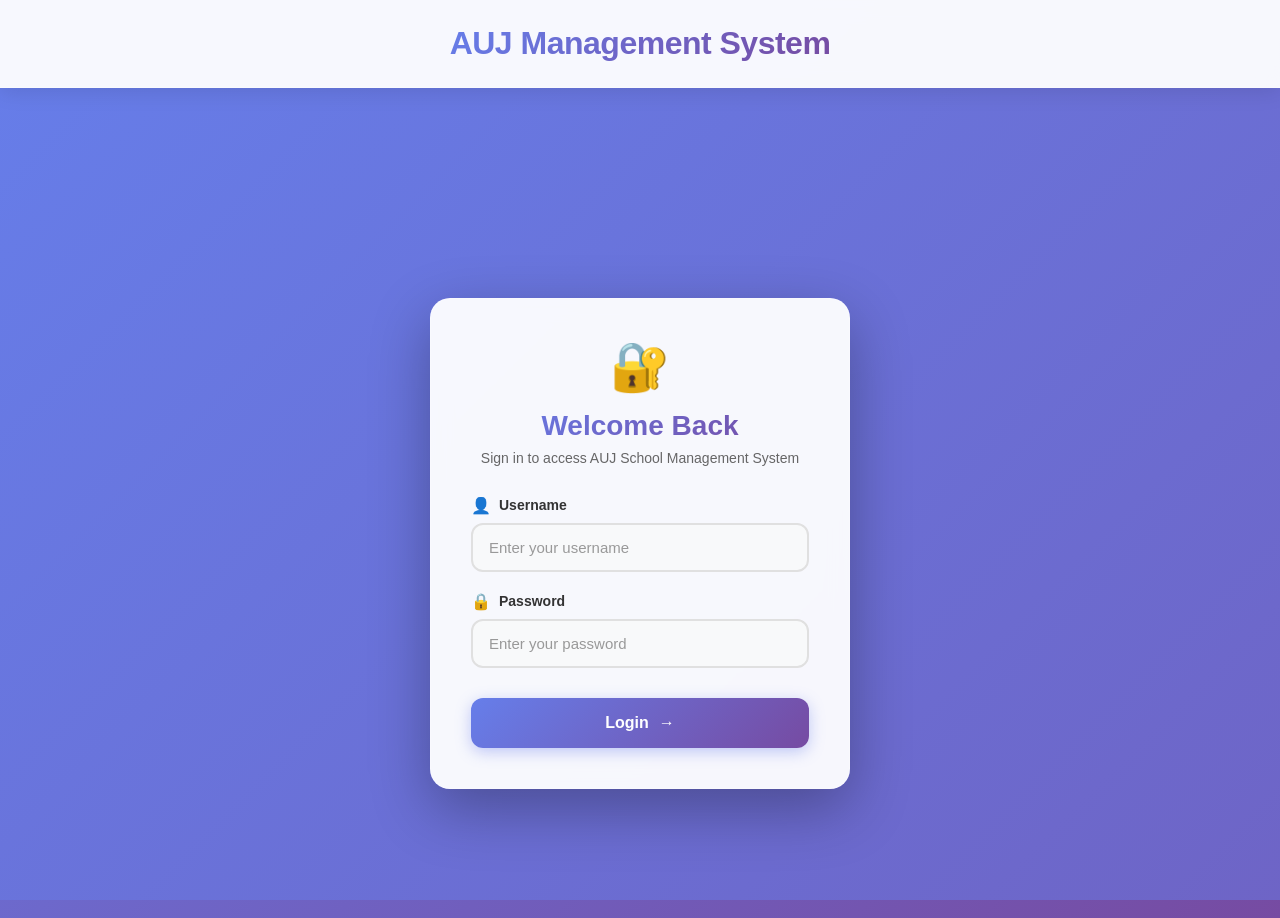
<file: index.html>
<!DOCTYPE html>
<html lang="en">
<head>
  <meta charset="UTF-8">
  <meta name="viewport" content="width=device-width, initial-scale=1.0">
  <title>Login - AUJ Fees Management System</title>
  <style>
    * {
      margin: 0;
      padding: 0;
      box-sizing: border-box;
    }

    body {
      margin: 0;
      font-family: 'Segoe UI', Tahoma, Geneva, Verdana, sans-serif;
      background: linear-gradient(135deg, #667eea 0%, #764ba2 100%);
      color: #333;
      min-height: 100vh;
      position: relative;
      overflow-x: hidden;
    }

    .background-animation {
      position: fixed;
      top: 0;
      left: 0;
      width: 100%;
      height: 100%;
      background: linear-gradient(135deg, #667eea 0%, #764ba2 50%, #f093fb 100%);
      background-size: 400% 400%;
      animation: gradientShift 15s ease infinite;
      z-index: 0;
    }

    @keyframes gradientShift {
      0% { background-position: 0% 50%; }
      50% { background-position: 100% 50%; }
      100% { background-position: 0% 50%; }
    }

    header {
      display: flex;
      align-items: center;
      justify-content: center;
      background: rgba(255, 255, 255, 0.95);
      backdrop-filter: blur(10px);
      padding: 25px 30px;
      box-shadow: 0 4px 20px rgba(0,0,0,0.1);
      position: relative;
      z-index: 1;
      border-bottom: 1px solid rgba(255, 255, 255, 0.2);
    }

    header h1 {
      font-size: 32px;
      font-weight: 700;
      background: linear-gradient(135deg, #667eea 0%, #764ba2 100%);
      -webkit-background-clip: text;
      -webkit-text-fill-color: transparent;
      background-clip: text;
      text-align: center;
      letter-spacing: -0.5px;
    }

    .menu-toggle {
      display: none;
      font-size: 24px;
      cursor: pointer;
      color: #667eea;
    }

    /* ---- Main Container ---- */
    .container {
      display: flex;
      justify-content: center;
      align-items: center;
      flex-wrap: wrap;
      gap: 40px;
      margin-top: 80px;
      padding: 40px 20px;
      position: relative;
      z-index: 1;
      min-height: calc(100vh - 150px);
    }

    .login-container {
      background: rgba(255, 255, 255, 0.95);
      backdrop-filter: blur(10px);
      padding: 40px;
      border-radius: 20px;
      box-shadow: 0 20px 60px rgba(0,0,0,0.3);
      width: 100%;
      max-width: 420px;
      text-align: center;
      animation: fadeInUp 0.6s ease-out;
      position: relative;
      z-index: 1;
      border: 1px solid rgba(255, 255, 255, 0.2);
    }

    @keyframes fadeInUp {
      from {
        opacity: 0;
        transform: translateY(40px);
      }
      to {
        opacity: 1;
        transform: translateY(0);
      }
    }

    .login-header {
      margin-bottom: 30px;
    }

    .login-icon {
      font-size: 48px;
      margin-bottom: 15px;
      animation: pulse 2s ease-in-out infinite;
    }

    @keyframes pulse {
      0%, 100% { transform: scale(1); }
      50% { transform: scale(1.1); }
    }

    .login-container h2 {
      color: #333;
      font-size: 28px;
      font-weight: 700;
      margin-bottom: 8px;
      background: linear-gradient(135deg, #667eea 0%, #764ba2 100%);
      -webkit-background-clip: text;
      -webkit-text-fill-color: transparent;
      background-clip: text;
    }

    .login-header p {
      color: #666;
      font-size: 14px;
      margin-top: 5px;
    }

    form {
      display: flex;
      flex-direction: column;
      gap: 20px;
    }

    .input-group {
      text-align: left;
    }

    label {
      display: flex;
      align-items: center;
      gap: 8px;
      margin-bottom: 8px;
      font-weight: 600;
      color: #333;
      font-size: 14px;
    }

    .label-icon {
      font-size: 16px;
    }

    input {
      width: 100%;
      padding: 14px 16px;
      border: 2px solid #e0e0e0;
      border-radius: 12px;
      font-size: 15px;
      transition: all 0.3s ease;
      background: #f8f9fa;
      font-family: inherit;
    }

    input:focus {
      outline: none;
      border-color: #667eea;
      background: #fff;
      box-shadow: 0 0 0 4px rgba(102, 126, 234, 0.1);
      transform: translateY(-2px);
    }

    input::placeholder {
      color: #999;
    }

    .login-button {
      background: linear-gradient(135deg, #667eea 0%, #764ba2 100%);
      color: #fff;
      padding: 16px;
      border: none;
      border-radius: 12px;
      cursor: pointer;
      font-size: 16px;
      font-weight: 600;
      transition: all 0.3s ease;
      margin-top: 10px;
      display: flex;
      align-items: center;
      justify-content: center;
      gap: 10px;
      box-shadow: 0 4px 15px rgba(102, 126, 234, 0.4);
      position: relative;
      overflow: hidden;
    }

    .login-button::before {
      content: '';
      position: absolute;
      top: 50%;
      left: 50%;
      width: 0;
      height: 0;
      border-radius: 50%;
      background: rgba(255, 255, 255, 0.3);
      transform: translate(-50%, -50%);
      transition: width 0.6s, height 0.6s;
    }

    .login-button:hover::before {
      width: 300px;
      height: 300px;
    }

    .login-button:hover {
      transform: translateY(-2px);
      box-shadow: 0 6px 20px rgba(102, 126, 234, 0.5);
    }

    .login-button:active {
      transform: translateY(0);
    }

    .login-button.success {
      background: linear-gradient(135deg, #4caf50 0%, #45a049 100%);
    }

    .button-arrow {
      transition: transform 0.3s ease;
    }

    .login-button:hover .button-arrow {
      transform: translateX(5px);
    }

    .error-message {
      color: #e74c3c;
      margin-top: 10px;
      font-size: 14px;
      padding: 12px;
      background: #fee;
      border-radius: 8px;
      border-left: 4px solid #e74c3c;
      display: none;
      animation: slideDown 0.3s ease;
    }

    @keyframes slideDown {
      from {
        opacity: 0;
        transform: translateY(-10px);
      }
      to {
        opacity: 1;
        transform: translateY(0);
      }
    }

    @keyframes shake {
      0%, 100% { transform: translateX(0); }
      10%, 30%, 50%, 70%, 90% { transform: translateX(-10px); }
      20%, 40%, 60%, 80% { transform: translateX(10px); }
    }

    .login-container.shake {
      animation: shake 0.5s;
    }

    @media (max-width: 768px) {
      header {
        padding: 20px;
      }

      header h1 {
        font-size: 24px;
      }

      .container {
        margin-top: 40px;
        gap: 30px;
        padding: 20px;
      }

      .login-container {
        padding: 30px 20px;
        margin: 20px;
        border-radius: 16px;
      }

      .login-container h2 {
        font-size: 24px;
      }

      .login-icon {
        font-size: 40px;
      }
    }

    @media (max-width: 480px) {
      header h1 {
        font-size: 20px;
      }

      .login-container {
        padding: 25px 20px;
      }
    }
  </style>
</head>
<body>
  <div class="background-animation"></div>
  
  <header>
    <h1>AUJ Management System</h1>
    <div class="menu-toggle" id="mobile-menu">&#9776;</div>
  </header>

  <div class="container">
    <div class="login-container">
      <div class="login-header">
        <div class="login-icon">🔐</div>
        <h2>Welcome Back</h2>
        <p>Sign in to access AUJ School Management System</p>
      </div>
      
      <form id="loginForm">
        <div class="input-group">
          <label for="username">
            <span class="label-icon">👤</span>
            Username
          </label>
          <input type="text" id="username" name="username" placeholder="Enter your username" autocomplete="username">
        </div>

        <div class="input-group">
          <label for="password">
            <span class="label-icon">🔒</span>
            Password
          </label>
          <input type="password" id="password" name="password" placeholder="Enter your password" autocomplete="current-password">
        </div>

        <button type="button" onclick="validateForm()" class="login-button">
          <span>Login</span>
          <span class="button-arrow">→</span>
        </button>

        <p class="error-message" id="errorMessage"></p>
      </form>
    </div>
  </div>

  <script>
    function validateForm(){
      var name = document.getElementById("username").value;
      var password = document.getElementById("password").value;
      var errorMessage = document.getElementById("errorMessage");

      // Clear previous error
      errorMessage.textContent = "";
      errorMessage.style.display = "none";

      if(name == "admin" && password == "Raza123"){
        // Show success feedback
        document.querySelector('.login-button').classList.add('success');
        setTimeout(function(){
          window.location.assign("dashboard.html");
        }, 500);
      }
      else{
        // Show error message
        errorMessage.textContent = "Invalid username or password. Please try again.";
        errorMessage.style.display = "block";
        
        // Add shake animation
        document.querySelector('.login-container').classList.add('shake');
        setTimeout(function(){
          document.querySelector('.login-container').classList.remove('shake');
        }, 500);
      }
      return;
    }

    // Add Enter key support
    document.addEventListener('DOMContentLoaded', function() {
      document.getElementById('password').addEventListener('keypress', function(e) {
        if (e.key === 'Enter') {
          validateForm();
        }
      });
    });
  </script>
</body>
</html>
</file>
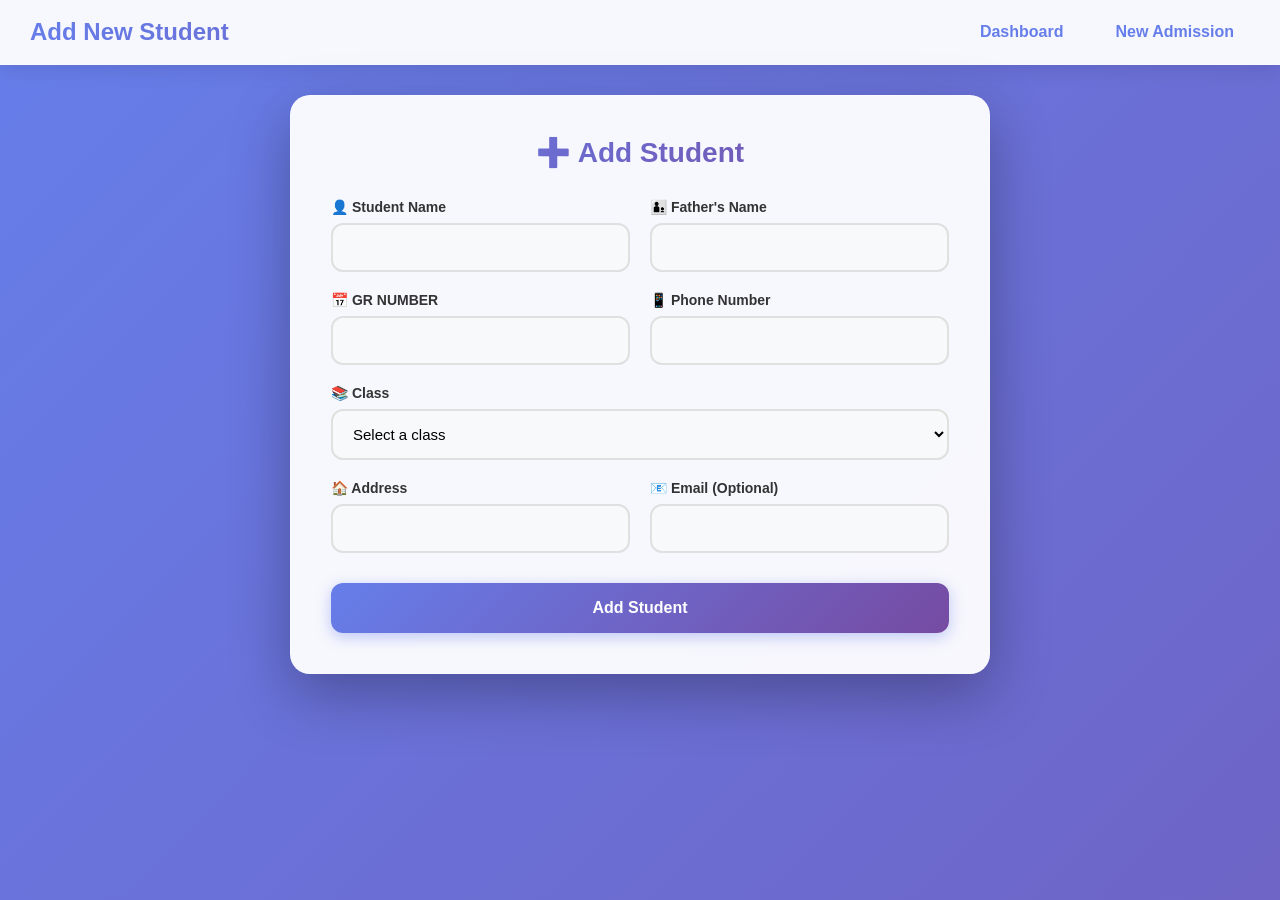
<file: add-student.html>
<!DOCTYPE html>
<html lang="en">
<head>
    <meta charset="UTF-8">
    <meta name="viewport" content="width=device-width, initial-scale=1.0">
    <title>Add Student - AUJ School Management</title>
    <style>
        * {
            margin: 0;
            padding: 0;
            box-sizing: border-box;
        }

        body {
            font-family: 'Segoe UI', Tahoma, Geneva, Verdana, sans-serif;
            background: linear-gradient(135deg, #667eea 0%, #764ba2 100%);
            min-height: 100vh;
            position: relative;
            overflow-x: hidden;
        }

        .background-animation {
            position: fixed;
            top: 0;
            left: 0;
            width: 100%;
            height: 100%;
            background: linear-gradient(135deg, #667eea 0%, #764ba2 50%, #f093fb 100%);
            background-size: 400% 400%;
            animation: gradientShift 15s ease infinite;
            z-index: 0;
        }

        @keyframes gradientShift {
            0% { background-position: 0% 50%; }
            50% { background-position: 100% 50%; }
            100% { background-position: 0% 50%; }
        }

        header {
            background: rgba(255, 255, 255, 0.95);
            backdrop-filter: blur(10px);
            padding: 15px 30px;
            box-shadow: 0 4px 20px rgba(0,0,0,0.1);
            position: relative;
            z-index: 1;
            display: flex;
            align-items: center;
            justify-content: space-between;
            border-bottom: 1px solid rgba(255, 255, 255, 0.2);
        }

        header h1 {
            color: #333;
            font-size: 24px;
            font-weight: 700;
            background: linear-gradient(135deg, #667eea 0%, #764ba2 100%);
            -webkit-background-clip: text;
            -webkit-text-fill-color: transparent;
            background-clip: text;
            flex: 1;
        }

        .nav-links {
            display: flex;
            gap: 20px;
            align-items: center;
        }

        .nav-links a {
            text-decoration: none;
            color: #667eea;
            font-weight: 600;
            padding: 8px 16px;
            border-radius: 8px;
            transition: all 0.3s ease;
        }

        .nav-links a:hover {
            background: rgba(102, 126, 234, 0.1);
        }

        .form-container {
            background: rgba(255, 255, 255, 0.95);
            backdrop-filter: blur(10px);
            padding: 40px;
            max-width: 700px;
            margin: 30px auto;
            border-radius: 20px;
            box-shadow: 0 20px 60px rgba(0,0,0,0.3);
            position: relative;
            z-index: 1;
            border: 1px solid rgba(255, 255, 255, 0.2);
            animation: fadeInUp 0.6s ease-out;
        }

        @keyframes fadeInUp {
            from {
                opacity: 0;
                transform: translateY(30px);
            }
            to {
                opacity: 1;
                transform: translateY(0);
            }
        }

        form {
            display: grid;
            grid-template-columns: 1fr 1fr;
            gap: 20px;
        }

        form h2 {
            grid-column: 1 / -1;
            text-align: center;
            font-size: 28px;
            font-weight: 700;
            margin-bottom: 10px;
            background: linear-gradient(135deg, #667eea 0%, #764ba2 100%);
            -webkit-background-clip: text;
            -webkit-text-fill-color: transparent;
            background-clip: text;
        }

        .form-group {
            display: flex;
            flex-direction: column;
        }

        .form-group.full-width {
            grid-column: 1 / -1;
        }

        label {
            margin-bottom: 8px;
            font-weight: 600;
            color: #333;
            font-size: 14px;
            display: flex;
            align-items: center;
            gap: 6px;
        }

        input, select {
            padding: 14px 16px;
            border: 2px solid #e0e0e0;
            border-radius: 12px;
            font-size: 15px;
            transition: all 0.3s ease;
            background: #f8f9fa;
            font-family: inherit;
            width: 100%;
        }

        input:focus, select:focus {
            outline: none;
            border-color: #667eea;
            background: #fff;
            box-shadow: 0 0 0 4px rgba(102, 126, 234, 0.1);
            transform: translateY(-2px);
        }

        select {
            cursor: pointer;
        }

        button[type="submit"] {
            grid-column: 1 / -1;
            background: linear-gradient(135deg, #667eea 0%, #764ba2 100%);
            color: white;
            border: none;
            padding: 16px;
            border-radius: 12px;
            cursor: pointer;
            font-size: 16px;
            font-weight: 600;
            transition: all 0.3s ease;
            box-shadow: 0 4px 15px rgba(102, 126, 234, 0.4);
            margin-top: 10px;
        }

        button[type="submit"]:hover {
            transform: translateY(-2px);
            box-shadow: 0 6px 20px rgba(102, 126, 234, 0.5);
        }

        button[type="submit"]:active {
            transform: translateY(0);
        }

        .success-message {
            grid-column: 1 / -1;
            background: #d4edda;
            color: #155724;
            padding: 15px;
            border-radius: 12px;
            border-left: 4px solid #28a745;
            display: none;
            margin-top: 10px;
        }

        #overlay {
            position: fixed;
            top: 0;
            left: 0;
            width: 100%;
            height: 100%;
            background: rgba(0,0,0,0.7);
            backdrop-filter: blur(5px);
            display: none;
            justify-content: center;
            align-items: center;
            z-index: 9999;
        }

        #overlayBox {
            background: white;
            padding: 40px 50px;
            border-radius: 20px;
            text-align: center;
            font-family: inherit;
            font-size: 18px;
            color: #333;
            box-shadow: 0 20px 60px rgba(0,0,0,0.3);
            animation: fadeIn 0.4s ease;
            max-width: 400px;
        }

        @keyframes fadeIn {
            from { opacity: 0; transform: scale(0.9); }
            to { opacity: 1; transform: scale(1); }
        }

        .blurred {
            filter: blur(5px);
            pointer-events: none;
        }

        @media (max-width: 768px) {
            header {
                flex-direction: column;
                padding: 15px;
                gap: 15px;
            }

            .form-container {
                padding: 25px 20px;
                margin: 20px;
            }

            form {
                grid-template-columns: 1fr;
            }

            form h2 {
                font-size: 24px;
            }
        }
    </style>
</head>
<body>
    <div class="background-animation"></div>
    
    <header>
        <h1>Add New Student</h1>
        <nav class="nav-links">
            <a href="dashboard.html">Dashboard</a>
            <a href="new.html">New Admission</a>
        </nav>
    </header>

    <div class="form-container">
        <form id="submitForm">
            <h2>➕ Add Student</h2>
            
            <div class="form-group">
                <label for="studentName">👤 Student Name</label>
                <input type="text" id="studentName" name="StudentName" required>
            </div>

            <div class="form-group">
                <label for="fatherName">👨‍👦 Father's Name</label>
                <input type="text" id="fatherName" name="FatherName" required>
            </div>

            <div class="form-group">
                <label for="grNumber">📅 GR NUMBER</label>
                <input type="number" id="grNumber" name="GRNumber" required>
            </div>

            <div class="form-group">
                <label for="phone">📱 Phone Number</label>
                <input type="tel" id="phone" name="PhoneNumber" required>
            </div>

            <div class="form-group full-width">
                <label for="class">📚 Class</label>
                <select id="class" name="Class" required>
                    <option value="">Select a class</option>
                    <option>Play Group</option>
                    <option>Mont</option>
                    <option>Prep 1</option>
                    <option>Prep 2</option>
                    <option>1st</option>
                    <option>2nd</option>
                    <option>3rd</option>
                    <option>4th</option>
                    <option>5th</option>
                    <option>6th</option>
                    <option>7th</option>
                    <option>8th</option>
                    <option>CIT </option>
                    <option>WEB DEVELOPMENT</option>
                    <option>GRAPHICS DESIGN</option>
                </select>
            </div>

            <div class="form-group">
                <label for="address">🏠 Address</label>
                <input type="text" id="address" name="Address" required>
            </div>

            <div class="form-group">
                <label for="email">📧 Email (Optional)</label>
                <input type="email" id="email" name="Email">
            </div>

            <button type="submit" id="submitButton">Add Student</button>
        </form>
    </div>

    <script src="student.js"></script>
</body>
</html>
</file>
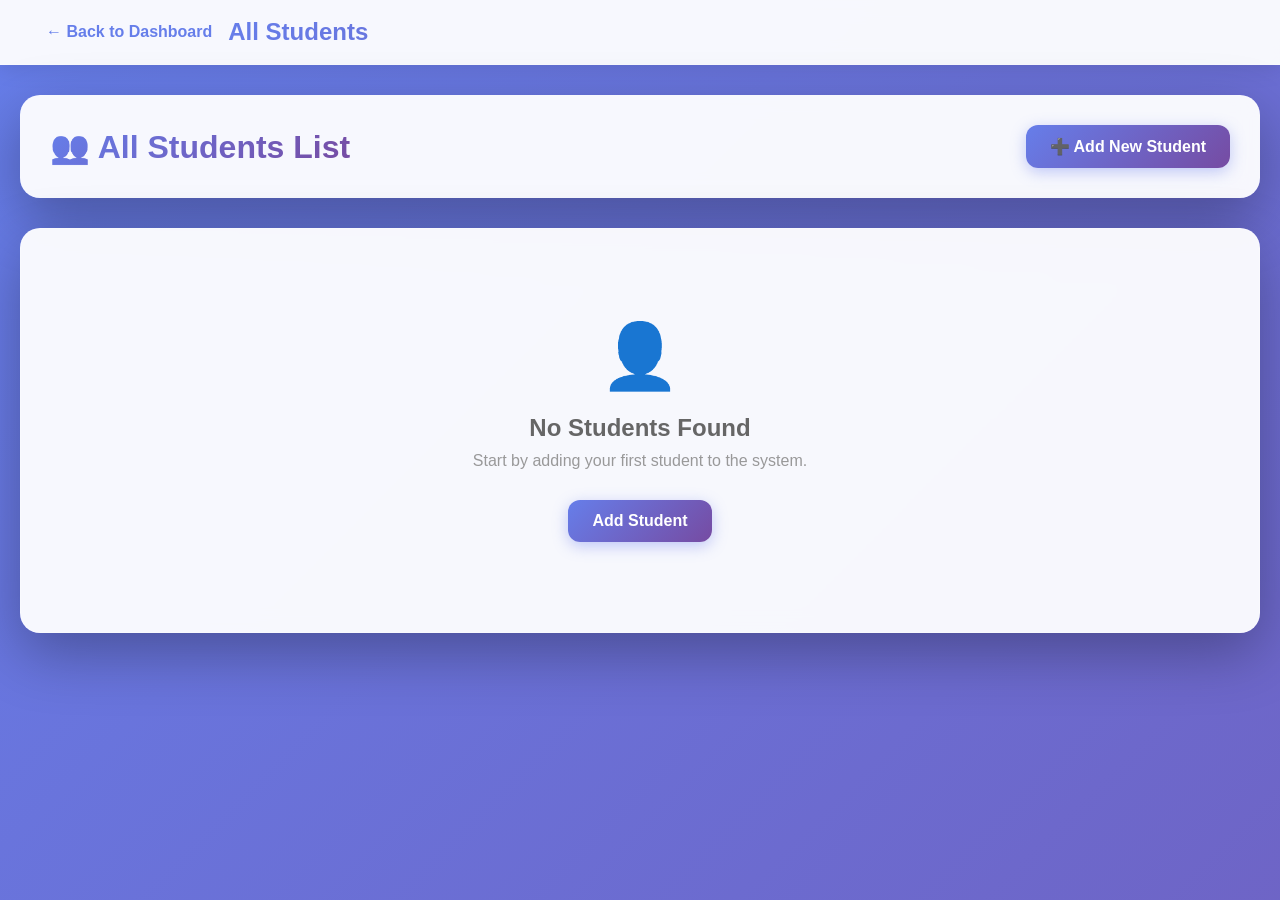
<file: all-students.html>
<!DOCTYPE html>
<html lang="en">
<head>
    <meta charset="UTF-8">
    <meta name="viewport" content="width=device-width, initial-scale=1.0">
    <title>All Students - AUJ School Management</title>
    <style>
        * {
            margin: 0;
            padding: 0;
            box-sizing: border-box;
        }

        body {
            font-family: 'Segoe UI', Tahoma, Geneva, Verdana, sans-serif;
            background: linear-gradient(135deg, #667eea 0%, #764ba2 100%);
            min-height: 100vh;
            position: relative;
            overflow-x: hidden;
        }

        .background-animation {
            position: fixed;
            top: 0;
            left: 0;
            width: 100%;
            height: 100%;
            background: linear-gradient(135deg, #667eea 0%, #764ba2 50%, #f093fb 100%);
            background-size: 400% 400%;
            animation: gradientShift 15s ease infinite;
            z-index: 0;
        }

        @keyframes gradientShift {
            0% { background-position: 0% 50%; }
            50% { background-position: 100% 50%; }
            100% { background-position: 0% 50%; }
        }

        header {
            background: rgba(255, 255, 255, 0.95);
            backdrop-filter: blur(10px);
            padding: 15px 30px;
            box-shadow: 0 4px 20px rgba(0,0,0,0.1);
            position: relative;
            z-index: 1;
            display: flex;
            align-items: center;
            justify-content: space-between;
            border-bottom: 1px solid rgba(255, 255, 255, 0.2);
        }

        header h1 {
            color: #333;
            font-size: 24px;
            font-weight: 700;
            background: linear-gradient(135deg, #667eea 0%, #764ba2 100%);
            -webkit-background-clip: text;
            -webkit-text-fill-color: transparent;
            background-clip: text;
            flex: 1;
        }

        .back-btn {
            text-decoration: none;
            color: #667eea;
            font-weight: 600;
            padding: 8px 16px;
            border-radius: 8px;
            transition: all 0.3s ease;
            display: flex;
            align-items: center;
            gap: 5px;
        }

        .back-btn:hover {
            background: rgba(102, 126, 234, 0.1);
        }

        .container {
            max-width: 1400px;
            margin: 30px auto;
            padding: 0 20px;
            position: relative;
            z-index: 1;
        }

        .page-header {
            background: rgba(255, 255, 255, 0.95);
            backdrop-filter: blur(10px);
            padding: 30px;
            border-radius: 20px;
            box-shadow: 0 20px 60px rgba(0,0,0,0.3);
            margin-bottom: 30px;
            animation: fadeInUp 0.6s ease-out;
            display: flex;
            justify-content: space-between;
            align-items: center;
        }

        @keyframes fadeInUp {
            from {
                opacity: 0;
                transform: translateY(30px);
            }
            to {
                opacity: 1;
                transform: translateY(0);
            }
        }

        .page-header h2 {
            font-size: 32px;
            color: #333;
            background: linear-gradient(135deg, #667eea 0%, #764ba2 100%);
            -webkit-background-clip: text;
            -webkit-text-fill-color: transparent;
            background-clip: text;
        }

        .add-btn {
            background: linear-gradient(135deg, #667eea 0%, #764ba2 100%);
            color: white;
            border: none;
            padding: 12px 24px;
            border-radius: 12px;
            cursor: pointer;
            font-size: 16px;
            font-weight: 600;
            text-decoration: none;
            display: inline-flex;
            align-items: center;
            gap: 8px;
            box-shadow: 0 4px 15px rgba(102, 126, 234, 0.4);
            transition: all 0.3s ease;
        }

        .add-btn:hover {
            transform: translateY(-2px);
            box-shadow: 0 6px 20px rgba(102, 126, 234, 0.5);
        }

        .students-container {
            background: rgba(255, 255, 255, 0.95);
            backdrop-filter: blur(10px);
            padding: 30px;
            border-radius: 20px;
            box-shadow: 0 20px 60px rgba(0,0,0,0.3);
            border: 1px solid rgba(255, 255, 255, 0.2);
            animation: fadeInUp 0.6s ease-out;
            animation-delay: 0.2s;
            animation-fill-mode: both;
        }

        .empty-state {
            text-align: center;
            padding: 60px 20px;
            color: #999;
        }

        .empty-state-icon {
            font-size: 64px;
            margin-bottom: 20px;
        }

        .empty-state h3 {
            font-size: 24px;
            color: #666;
            margin-bottom: 10px;
        }

        .empty-state p {
            margin-bottom: 30px;
        }

        .students-table {
            width: 100%;
            border-collapse: collapse;
            margin-top: 20px;
        }

        .students-table th {
            background: linear-gradient(135deg, #667eea 0%, #764ba2 100%);
            color: white;
            padding: 15px;
            text-align: left;
            font-weight: 600;
            font-size: 14px;
            text-transform: uppercase;
            letter-spacing: 0.5px;
        }

        .students-table td {
            padding: 15px;
            border-bottom: 1px solid #f0f0f0;
            color: #333;
        }

        .students-table tr:hover {
            background: #f8f9fa;
        }

        .students-table tr:last-child td {
            border-bottom: none;
        }

        .student-badge {
            display: inline-block;
            padding: 4px 12px;
            border-radius: 12px;
            font-size: 12px;
            font-weight: 600;
            background: rgba(102, 126, 234, 0.1);
            color: #667eea;
        }

        .action-btns {
            display: flex;
            gap: 10px;
        }

        .btn-edit, .btn-delete {
            padding: 6px 12px;
            border: none;
            border-radius: 6px;
            cursor: pointer;
            font-size: 12px;
            font-weight: 600;
            transition: all 0.3s ease;
        }

        .btn-edit {
            background: #4caf50;
            color: white;
        }

        .btn-edit:hover {
            background: #45a049;
        }

        .btn-delete {
            background: #e74c3c;
            color: white;
        }

        .btn-delete:hover {
            background: #c0392b;
        }

        @media (max-width: 768px) {
            header {
                flex-direction: column;
                padding: 15px;
                gap: 15px;
            }

            .page-header {
                flex-direction: column;
                gap: 20px;
                text-align: center;
            }

            .students-container {
                padding: 20px;
                overflow-x: auto;
            }

            .students-table {
                font-size: 12px;
            }

            .students-table th,
            .students-table td {
                padding: 10px 8px;
            }
        }
    </style>
</head>
<body>
    <div class="background-animation"></div>
    
    <header>
        <a href="dashboard.html" class="back-btn">← Back to Dashboard</a>
        <h1>All Students</h1>
    </header>

    <div class="container">
        <div class="page-header">
            <h2>👥 All Students List</h2>
            <a href="add-student.html" class="add-btn">
                ➕ Add New Student
            </a>
        </div>

        <div class="students-container">
            <div id="studentsList">
                <div class="empty-state">
                    <div class="empty-state-icon">👤</div>
                    <h3>No Students Found</h3>
                    <p>Start by adding your first student to the system.</p>
                    <a href="add-student.html" class="add-btn">Add Student</a>
                </div>
            </div>
        </div>
    </div>

    <script>
        function formatDate(dateString) {
            if (!dateString) return 'N/A';
            const date = new Date(dateString);
            return date.toLocaleDateString('en-IN', { 
                year: 'numeric', 
                month: 'short', 
                day: 'numeric' 
            });
        }

        function loadAllStudents() {
            const students = JSON.parse(localStorage.getItem('students') || '[]');
            const studentsList = document.getElementById('studentsList');
            
            if (students.length === 0) {
                studentsList.innerHTML = `
                    <div class="empty-state">
                        <div class="empty-state-icon">👤</div>
                        <h3>No Students Found</h3>
                        <p>Start by adding your first student to the system.</p>
                        <a href="add-student.html" class="add-btn">Add Student</a>
                    </div>
                `;
                return;
            }
            
            let tableHTML = `
                <table class="students-table">
                    <thead>
                        <tr>
                            <th>#</th>
                            <th>Student Name</th>
                            <th>Father's Name</th>
                            <th>GR Number</th>
                            <th>Class</th>
                            <th>Phone</th>
                            <th>Email</th>
                            <th>Address</th>
                            <th>Added Date</th>
                            <th>Actions</th>
                        </tr>
                    </thead>
                    <tbody>
            `;
            
            students.forEach((student, index) => {
                const addedDate = formatDate(student.addedDate);
                const grNumber = student.grNumber || student.dateOfBirth || 'N/A';
                
                tableHTML += `
                    <tr>
                        <td>${index + 1}</td>
                        <td><strong>${student.name || 'N/A'}</strong></td>
                        <td>${student.fatherName || 'N/A'}</td>
                        <td>${grNumber}</td>
                        <td><span class="student-badge">${student.class || 'N/A'}</span></td>
                        <td>${student.phone || 'N/A'}</td>
                        <td>${student.email || 'N/A'}</td>
                        <td>${student.address || 'N/A'}</td>
                        <td>${addedDate}</td>
                        <td>
                            <div class="action-btns">
                                <button class="btn-edit" onclick="editStudent(${index})">Edit</button>
                                <button class="btn-delete" onclick="deleteStudent(${index})">Delete</button>
                            </div>
                        </td>
                    </tr>
                `;
            });
            
            tableHTML += `
                    </tbody>
                </table>
            `;
            
            studentsList.innerHTML = tableHTML;
        }

        function deleteStudent(index) {
            if (confirm('Are you sure you want to delete this student?')) {
                const students = JSON.parse(localStorage.getItem('students') || '[]');
                students.splice(index, 1);
                localStorage.setItem('students', JSON.stringify(students));
                loadAllStudents();
                alert('Student deleted successfully!');
            }
        }

        function editStudent(index) {
            const students = JSON.parse(localStorage.getItem('students') || '[]');
            const student = students[index];
            
            // For now, just show an alert. You can create an edit page later
            alert(`Edit functionality for: ${student.name}\n\nThis feature can be added later.`);
        }

        // Load students when page loads
        document.addEventListener('DOMContentLoaded', loadAllStudents);
    </script>
</body>
</html>
</file>
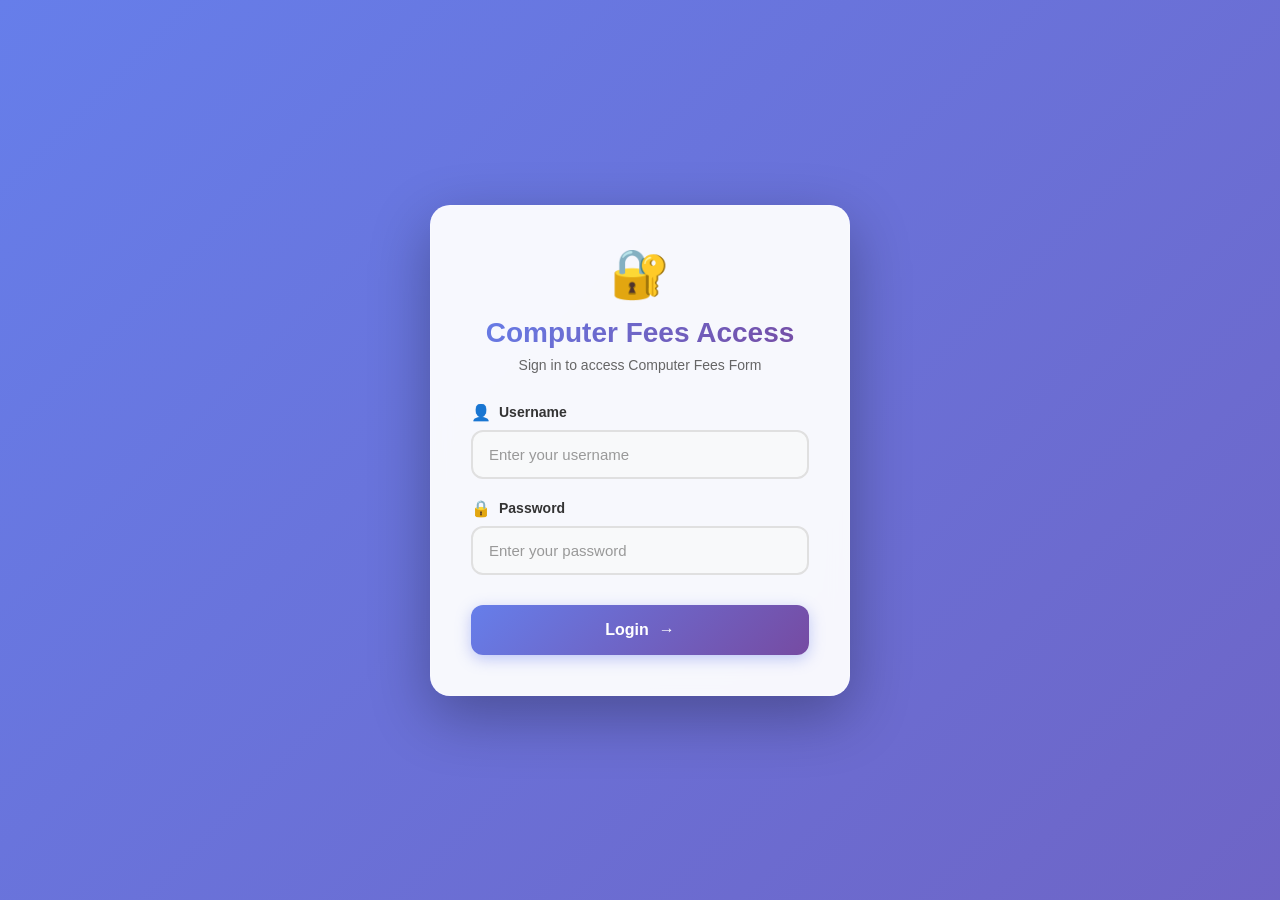
<file: computer-login.html>
<!DOCTYPE html>
<html lang="en">
<head>
  <meta charset="UTF-8">
  <meta name="viewport" content="width=device-width, initial-scale=1.0">
  <title>Login - Computer Fees</title>
  <link rel="stylesheet" href="class.css">
</head>
<body>
  <div class="background-animation"></div>
  
  <div class="login-container">
    <div class="login-header">
      <div class="login-icon">🔐</div>
      <h2>Computer Fees Access</h2>
      <p>Sign in to access Computer Fees Form</p>
    </div>
    
    <form id="loginForm">
      <div class="input-group">
        <label for="username">
          <span class="label-icon">👤</span>
          Username
        </label>
        <input type="text" id="username" name="username" placeholder="Enter your username" autocomplete="username">
      </div>

      <div class="input-group">
        <label for="password">
          <span class="label-icon">🔒</span>
          Password
        </label>
        <input type="password" id="password" name="password" placeholder="Enter your password" autocomplete="current-password">
      </div>

      <button type="button" onclick="validateForm()" class="login-button">
        <span>Login</span>
        <span class="button-arrow">→</span>
      </button>

      <p class="error-message" id="errorMessage"></p>
    </form>
  </div>

  <script>
    function validateForm(){
      var name = document.getElementById("username").value;
      var password = document.getElementById("password").value;
      var errorMessage = document.getElementById("errorMessage");

      // Clear previous error
      errorMessage.textContent = "";
      errorMessage.style.display = "none";

      if(name == "admin" && password == "Raza123"){
        // Show success feedback
        document.querySelector('.login-button').classList.add('success');
        setTimeout(function(){
          window.location.assign("login.html");
        }, 500);
      }
      else{
        // Show error message
        errorMessage.textContent = "Invalid username or password. Please try again.";
        errorMessage.style.display = "block";
        
        // Add shake animation
        document.querySelector('.login-container').classList.add('shake');
        setTimeout(function(){
          document.querySelector('.login-container').classList.remove('shake');
        }, 500);
      }
      return;
    }

    // Add Enter key support
    document.addEventListener('DOMContentLoaded', function() {
      document.getElementById('password').addEventListener('keypress', function(e) {
        if (e.key === 'Enter') {
          validateForm();
        }
      });
    });
  </script>
</body>
</html>
</file>
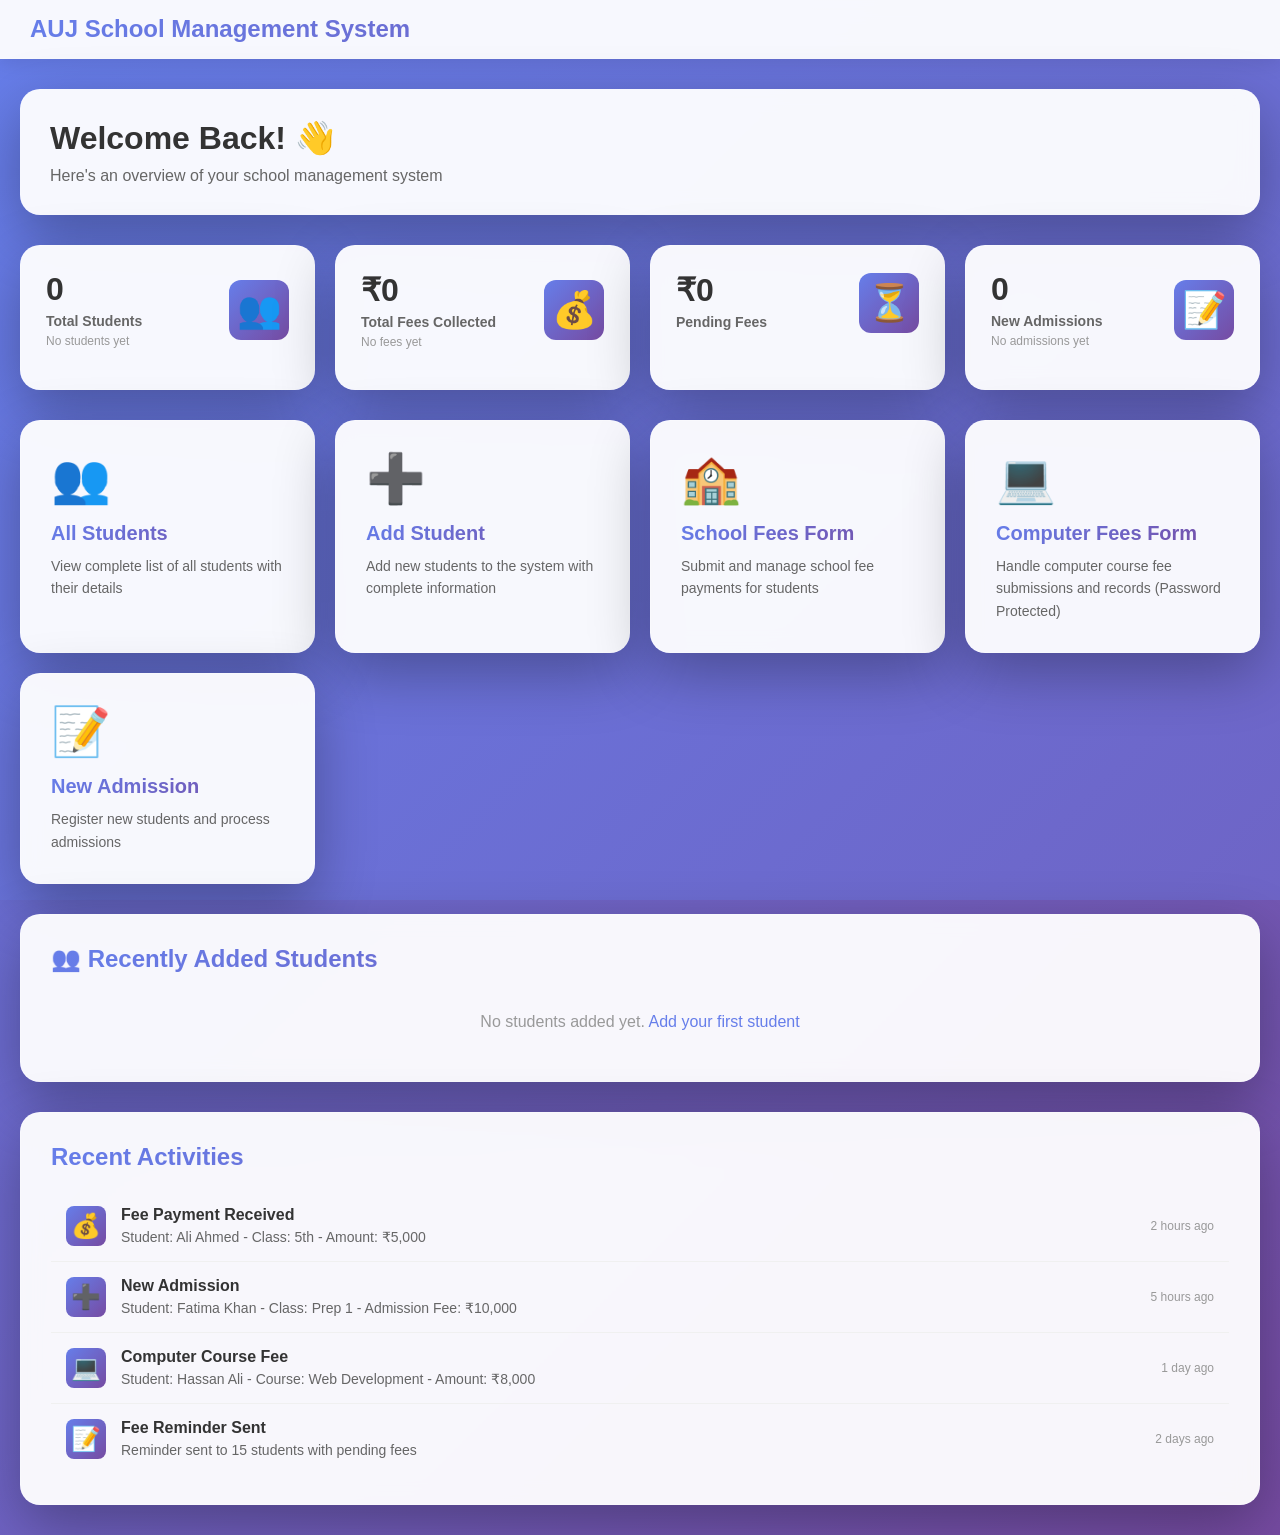
<file: dashboard.html>
<!DOCTYPE html>
<html lang="en">
<head>
    <meta charset="UTF-8">
    <meta name="viewport" content="width=device-width, initial-scale=1.0">
    <title>Dashboard - AUJ School Management System</title>
    <style>
        * {
            margin: 0;
            padding: 0;
            box-sizing: border-box;
        }

        body {
            font-family: 'Segoe UI', Tahoma, Geneva, Verdana, sans-serif;
            background: linear-gradient(135deg, #667eea 0%, #764ba2 100%);
            min-height: 100vh;
            position: relative;
            overflow-x: hidden;
        }

        .background-animation {
            position: fixed;
            top: 0;
            left: 0;
            width: 100%;
            height: 100%;
            background: linear-gradient(135deg, #667eea 0%, #764ba2 50%, #f093fb 100%);
            background-size: 400% 400%;
            animation: gradientShift 15s ease infinite;
            z-index: 0;
        }

        @keyframes gradientShift {
            0% { background-position: 0% 50%; }
            50% { background-position: 100% 50%; }
            100% { background-position: 0% 50%; }
        }

        header {
            background: rgba(255, 255, 255, 0.95);
            backdrop-filter: blur(10px);
            padding: 15px 30px;
            box-shadow: 0 4px 20px rgba(0,0,0,0.1);
            position: relative;
            z-index: 1;
            display: flex;
            align-items: center;
            justify-content: space-between;
            border-bottom: 1px solid rgba(255, 255, 255, 0.2);
        }

        header h1 {
            color: #333;
            font-size: 24px;
            font-weight: 700;
            background: linear-gradient(135deg, #667eea 0%, #764ba2 100%);
            -webkit-background-clip: text;
            -webkit-text-fill-color: transparent;
            background-clip: text;
            flex: 1;
        }

        .nav-links {
            display: flex;
            gap: 20px;
            align-items: center;
        }

        .nav-links a {
            text-decoration: none;
            color: #667eea;
            font-weight: 600;
            padding: 8px 16px;
            border-radius: 8px;
            transition: all 0.3s ease;
        }

        .nav-links a:hover {
            background: rgba(102, 126, 234, 0.1);
        }

        .container {
            max-width: 1400px;
            margin: 30px auto;
            padding: 0 20px;
            position: relative;
            z-index: 1;
        }

        .welcome-section {
            background: rgba(255, 255, 255, 0.95);
            backdrop-filter: blur(10px);
            padding: 30px;
            border-radius: 20px;
            box-shadow: 0 20px 60px rgba(0,0,0,0.3);
            margin-bottom: 30px;
            animation: fadeInUp 0.6s ease-out;
        }

        .welcome-section h2 {
            font-size: 32px;
            color: #333;
            margin-bottom: 10px;
        }

        .welcome-section p {
            color: #666;
            font-size: 16px;
        }

        .stats-grid {
            display: grid;
            grid-template-columns: repeat(auto-fit, minmax(250px, 1fr));
            gap: 20px;
            margin-bottom: 30px;
        }

        .stat-card {
            background: rgba(255, 255, 255, 0.95);
            backdrop-filter: blur(10px);
            padding: 25px;
            border-radius: 20px;
            box-shadow: 0 20px 60px rgba(0,0,0,0.3);
            border: 1px solid rgba(255, 255, 255, 0.2);
            transition: all 0.3s ease;
            animation: fadeInUp 0.6s ease-out;
        }

        .stat-card:nth-child(1) { animation-delay: 0.1s; }
        .stat-card:nth-child(2) { animation-delay: 0.2s; }
        .stat-card:nth-child(3) { animation-delay: 0.3s; }
        .stat-card:nth-child(4) { animation-delay: 0.4s; }

        .stat-card:hover {
            transform: translateY(-5px);
            box-shadow: 0 30px 80px rgba(0,0,0,0.4);
        }

        @keyframes fadeInUp {
            from {
                opacity: 0;
                transform: translateY(30px);
            }
            to {
                opacity: 1;
                transform: translateY(0);
            }
        }

        .stat-header {
            display: flex;
            align-items: center;
            justify-content: space-between;
            margin-bottom: 15px;
        }

        .stat-icon {
            font-size: 36px;
            width: 60px;
            height: 60px;
            display: flex;
            align-items: center;
            justify-content: center;
            border-radius: 12px;
            background: linear-gradient(135deg, #667eea 0%, #764ba2 100%);
            color: white;
        }

        .stat-value {
            font-size: 32px;
            font-weight: 700;
            color: #333;
            margin-bottom: 5px;
        }

        .stat-label {
            color: #666;
            font-size: 14px;
            font-weight: 600;
        }

        .stat-change {
            font-size: 12px;
            color: #4caf50;
            margin-top: 5px;
        }

        .actions-grid {
            display: grid;
            grid-template-columns: repeat(auto-fit, minmax(280px, 1fr));
            gap: 20px;
            margin-bottom: 30px;
        }

        .action-card {
            background: rgba(255, 255, 255, 0.95);
            backdrop-filter: blur(10px);
            padding: 30px;
            border-radius: 20px;
            box-shadow: 0 20px 60px rgba(0,0,0,0.3);
            border: 1px solid rgba(255, 255, 255, 0.2);
            transition: all 0.3s ease;
            text-decoration: none;
            color: inherit;
            display: block;
            animation: fadeInUp 0.6s ease-out;
        }

        .action-card:nth-child(1) { animation-delay: 0.2s; }
        .action-card:nth-child(2) { animation-delay: 0.3s; }
        .action-card:nth-child(3) { animation-delay: 0.4s; }
        .action-card:nth-child(4) { animation-delay: 0.5s; }

        .action-card:hover {
            transform: translateY(-5px);
            box-shadow: 0 30px 80px rgba(0,0,0,0.4);
        }

        .action-icon {
            font-size: 48px;
            margin-bottom: 15px;
            display: block;
        }

        .action-card h3 {
            font-size: 20px;
            color: #333;
            margin-bottom: 10px;
            background: linear-gradient(135deg, #667eea 0%, #764ba2 100%);
            -webkit-background-clip: text;
            -webkit-text-fill-color: transparent;
            background-clip: text;
        }

        .action-card p {
            color: #666;
            font-size: 14px;
            line-height: 1.6;
        }

        .recent-section {
            background: rgba(255, 255, 255, 0.95);
            backdrop-filter: blur(10px);
            padding: 30px;
            border-radius: 20px;
            box-shadow: 0 20px 60px rgba(0,0,0,0.3);
            border: 1px solid rgba(255, 255, 255, 0.2);
            animation: fadeInUp 0.6s ease-out;
            animation-delay: 0.3s;
            animation-fill-mode: both;
        }

        .recent-section h3 {
            font-size: 24px;
            color: #333;
            margin-bottom: 20px;
            background: linear-gradient(135deg, #667eea 0%, #764ba2 100%);
            -webkit-background-clip: text;
            -webkit-text-fill-color: transparent;
            background-clip: text;
        }

        .recent-item {
            display: flex;
            align-items: center;
            padding: 15px;
            border-bottom: 1px solid #f0f0f0;
            transition: all 0.3s ease;
        }

        .recent-item:last-child {
            border-bottom: none;
        }

        .recent-item:hover {
            background: #f8f9fa;
            border-radius: 10px;
        }

        .recent-icon {
            font-size: 24px;
            margin-right: 15px;
            width: 40px;
            height: 40px;
            display: flex;
            align-items: center;
            justify-content: center;
            border-radius: 8px;
            background: linear-gradient(135deg, #667eea 0%, #764ba2 100%);
            color: white;
        }

        .recent-content {
            flex: 1;
        }

        .recent-content h4 {
            color: #333;
            font-size: 16px;
            margin-bottom: 5px;
        }

        .recent-content p {
            color: #666;
            font-size: 14px;
        }

        .recent-time {
            color: #999;
            font-size: 12px;
        }

        @media (max-width: 768px) {
            header {
                flex-direction: column;
                padding: 15px;
                gap: 15px;
            }

            .nav-links {
                flex-wrap: wrap;
                justify-content: center;
            }

            .container {
                padding: 0 15px;
            }

            .welcome-section h2 {
                font-size: 24px;
            }

            .stats-grid {
                grid-template-columns: 1fr;
            }

            .actions-grid {
                grid-template-columns: 1fr;
            }

            .stat-value {
                font-size: 28px;
            }
        }
    </style>
</head>
<body>
    <div class="background-animation"></div>
    
    <header>
        <h1>AUJ School Management System</h1>
    </header>

    <div class="container">
        <div class="welcome-section">
            <h2>Welcome Back! 👋</h2>
            <p>Here's an overview of your school management system</p>
            
        </div>

        <div class="stats-grid">
            <div class="stat-card">
                <div class="stat-header">
                    <div>
                        <div class="stat-value" id="totalStudents">0</div>
                        <div class="stat-label">Total Students</div>
                        <div class="stat-change" id="studentsChange"></div>
                    </div>
                    <div class="stat-icon">👥</div>
                </div>
            </div>

            <div class="stat-card">
                <div class="stat-header">
                    <div>
                        <div class="stat-value" id="totalFees">₹0</div>
                        <div class="stat-label">Total Fees Collected</div>
                        <div class="stat-change" id="feesChange"></div>
                    </div>
                    <div class="stat-icon">💰</div>
                </div>
            </div>

            <div class="stat-card">
                <div class="stat-header">
                    <div>
                        <div class="stat-value" id="pendingFees">₹0</div>
                        <div class="stat-label">Pending Fees</div>
                        <div class="stat-change" id="pendingChange"></div>
                    </div>
                    <div class="stat-icon">⏳</div>
                </div>
            </div>

            <div class="stat-card">
                <div class="stat-header">
                    <div>
                        <div class="stat-value" id="newAdmissions">0</div>
                        <div class="stat-label">New Admissions</div>
                        <div class="stat-change" id="admissionsChange"></div>
                    </div>
                    <div class="stat-icon">📝</div>
                </div>
            </div>
        </div>

        <div class="actions-grid">
            <a href="all-students.html" class="action-card">
                <span class="action-icon">👥</span>
                <h3>All Students</h3>
                <p>View complete list of all students with their details</p>
            </a>

            <a href="add-student.html" class="action-card">
                <span class="action-icon">➕</span>
                <h3>Add Student</h3>
                <p>Add new students to the system with complete information</p>
            </a>

            <a href="school.html" class="action-card">
                <span class="action-icon">🏫</span>
                <h3>School Fees Form</h3>
                <p>Submit and manage school fee payments for students</p>
            </a>

            <a href="computer-login.html" class="action-card">
                <span class="action-icon">💻</span>
                <h3>Computer Fees Form</h3>
                <p>Handle computer course fee submissions and records (Password Protected)</p>
            </a>

            <a href="new.html" class="action-card">
                <span class="action-icon">📝</span>
                <h3>New Admission</h3>
                <p>Register new students and process admissions</p>
            </a>
        </div>

        <div class="recent-section" id="studentsSection">
            <h3>👥 Recently Added Students</h3>
            <div id="studentsList">
                <p style="text-align: center; color: #999; padding: 20px;">No students added yet. <a href="add-student.html" style="color: #667eea; text-decoration: none;">Add your first student</a></p>
            </div>
        </div>

        <div class="recent-section" style="margin-top: 30px;">
            <h3>Recent Activities</h3>
            <div class="recent-item">
                <div class="recent-icon">💰</div>
                <div class="recent-content">
                    <h4>Fee Payment Received</h4>
                    <p>Student: Ali Ahmed - Class: 5th - Amount: ₹5,000</p>
                </div>
                <div class="recent-time">2 hours ago</div>
            </div>
            <div class="recent-item">
                <div class="recent-icon">➕</div>
                <div class="recent-content">
                    <h4>New Admission</h4>
                    <p>Student: Fatima Khan - Class: Prep 1 - Admission Fee: ₹10,000</p>
                </div>
                <div class="recent-time">5 hours ago</div>
            </div>
            <div class="recent-item">
                <div class="recent-icon">💻</div>
                <div class="recent-content">
                    <h4>Computer Course Fee</h4>
                    <p>Student: Hassan Ali - Course: Web Development - Amount: ₹8,000</p>
                </div>
                <div class="recent-time">1 day ago</div>
            </div>
            <div class="recent-item">
                <div class="recent-icon">📝</div>
                <div class="recent-content">
                    <h4>Fee Reminder Sent</h4>
                    <p>Reminder sent to 15 students with pending fees</p>
                </div>
                <div class="recent-time">2 days ago</div>
            </div>
        </div>
    </div>

    <script>
        // Function to format time ago
        function timeAgo(timestamp) {
            const seconds = Math.floor((Date.now() - timestamp) / 1000);
            if (seconds < 60) return 'just now';
            const minutes = Math.floor(seconds / 60);
            if (minutes < 60) return minutes + ' minute' + (minutes > 1 ? 's' : '') + ' ago';
            const hours = Math.floor(minutes / 60);
            if (hours < 24) return hours + ' hour' + (hours > 1 ? 's' : '') + ' ago';
            const days = Math.floor(hours / 24);
            return days + ' day' + (days > 1 ? 's' : '') + ' ago';
        }

        // Function to format currency
        function formatCurrency(amount) {
            return '₹' + amount.toLocaleString('en-IN');
        }

        // Calculate and update stats
        function updateStats() {
            // Get all data from localStorage
            const students = JSON.parse(localStorage.getItem('students') || '[]');
            const fees = JSON.parse(localStorage.getItem('fees') || '[]');
            const admissions = JSON.parse(localStorage.getItem('admissions') || '[]');
            
            // Calculate total students
            const totalStudents = students.length;
            document.getElementById('totalStudents').textContent = totalStudents;
            
            // Calculate total fees collected
            const totalFeesCollected = fees.reduce((sum, fee) => {
                const totalFee = parseFloat(fee.TotalFee) || 0;
                return sum + totalFee;
            }, 0);
            document.getElementById('totalFees').textContent = formatCurrency(totalFeesCollected);
            
            // Calculate pending fees (for now, set to 0 or calculate based on your logic)
            const pendingFees = 0; // You can add logic to calculate pending fees
            document.getElementById('pendingFees').textContent = formatCurrency(pendingFees);
            
            // Calculate new admissions
            const newAdmissions = admissions.length;
            document.getElementById('newAdmissions').textContent = newAdmissions;
            
            // Update change indicators (simplified for now)
            if (totalStudents > 0) {
                document.getElementById('studentsChange').textContent = 'Active';
                document.getElementById('studentsChange').style.color = '#4caf50';
            } else {
                document.getElementById('studentsChange').textContent = 'No students yet';
                document.getElementById('studentsChange').style.color = '#999';
            }
            
            if (totalFeesCollected > 0) {
                document.getElementById('feesChange').textContent = 'Fees collected';
                document.getElementById('feesChange').style.color = '#4caf50';
            } else {
                document.getElementById('feesChange').textContent = 'No fees yet';
                document.getElementById('feesChange').style.color = '#999';
            }
            
            if (newAdmissions > 0) {
                document.getElementById('admissionsChange').textContent = 'Admissions recorded';
                document.getElementById('admissionsChange').style.color = '#4caf50';
            } else {
                document.getElementById('admissionsChange').textContent = 'No admissions yet';
                document.getElementById('admissionsChange').style.color = '#999';
            }
        }

        // Load and display students
        function loadStudents() {
            const students = JSON.parse(localStorage.getItem('students') || '[]');
            const studentsList = document.getElementById('studentsList');
            
            if (students.length === 0) {
                studentsList.innerHTML = '<p style="text-align: center; color: #999; padding: 20px;">No students added yet. <a href="add-student.html" style="color: #667eea; text-decoration: none;">Add your first student</a></p>';
                return;
            }
            
            // Show only last 10 students
            const recentStudents = students.slice(0, 10);
            
            studentsList.innerHTML = recentStudents.map(student => {
                const timeAgoText = timeAgo(student.timestamp);
                return `
                    <div class="recent-item">
                        <div class="recent-icon">👤</div>
                        <div class="recent-content">
                            <h4>${student.name}</h4>
                            <p>Father: ${student.fatherName} - Class: ${student.class} - Phone: ${student.phone}</p>
                        </div>
                        <div class="recent-time">${timeAgoText}</div>
                    </div>
                `;
            }).join('');
        }

        // Verify localStorage is available
        function checkLocalStorage() {
            try {
                const test = '__localStorage_test__';
                localStorage.setItem(test, test);
                localStorage.removeItem(test);
                return true;
            } catch(e) {
                console.error('LocalStorage not available:', e);
                alert('⚠️ Warning: Your browser may not support localStorage. Data may not persist.');
                return false;
            }
        }

        // Load everything when page loads
        document.addEventListener('DOMContentLoaded', function() {
            if (checkLocalStorage()) {
                updateStats();
                loadStudents();
                
                // Log current data for debugging
                console.log('Students:', JSON.parse(localStorage.getItem('students') || '[]').length);
                console.log('Fees:', JSON.parse(localStorage.getItem('fees') || '[]').length);
                console.log('Admissions:', JSON.parse(localStorage.getItem('admissions') || '[]').length);
            }
        });
    </script>
</body>
</html>
</file>
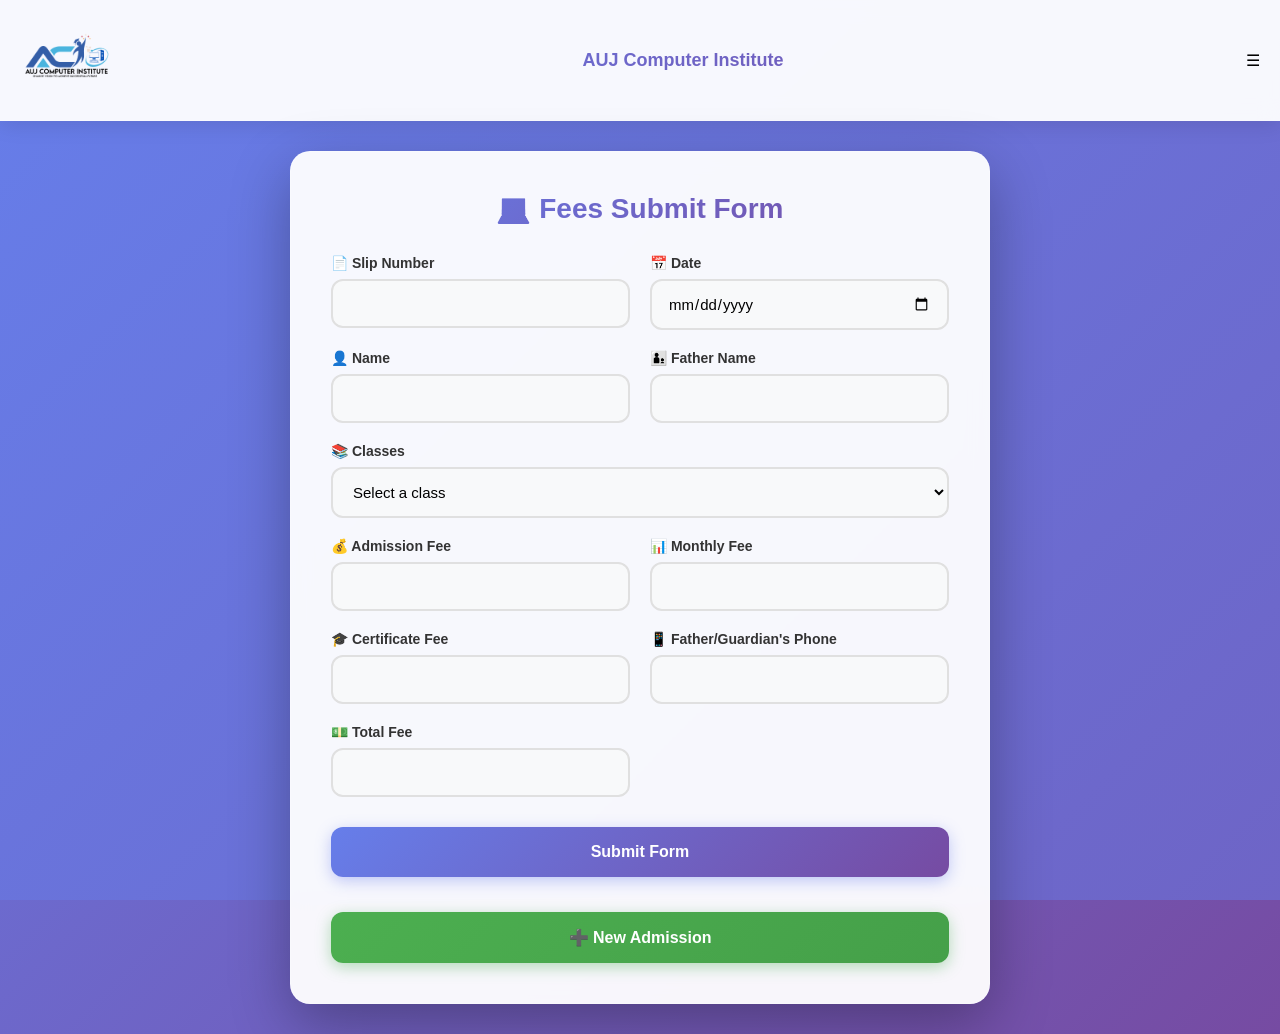
<file: login.html>
<!DOCTYPE html>
<html lang="en">
<head>
    <meta charset="UTF-8">
    <meta name="viewport" content="width=device-width, initial-scale=1.0">
    <title>Fees Submit Form - AUJ Computer Institute</title>
    <style>
        * {
            margin: 0;
            padding: 0;
            box-sizing: border-box;
        }

        body {
            font-family: 'Segoe UI', Tahoma, Geneva, Verdana, sans-serif;
            background: linear-gradient(135deg, #667eea 0%, #764ba2 100%);
            min-height: 100vh;
            position: relative;
            overflow-x: hidden;
        }

        .background-animation {
            position: fixed;
            top: 0;
            left: 0;
            width: 100%;
            height: 100%;
            background: linear-gradient(135deg, #667eea 0%, #764ba2 50%, #f093fb 100%);
            background-size: 400% 400%;
            animation: gradientShift 15s ease infinite;
            z-index: 0;
        }

        @keyframes gradientShift {
            0% { background-position: 0% 50%; }
            50% { background-position: 100% 50%; }
            100% { background-position: 0% 50%; }
        }

        header {
            background: rgba(255, 255, 255, 0.95);
            backdrop-filter: blur(10px);
            padding: 10px 20px;
            box-shadow: 0 4px 20px rgba(0,0,0,0.1);
            position: relative;
            z-index: 1;
            display: flex;
            align-items: center;
            justify-content: space-between;
            border-bottom: 1px solid rgba(255, 255, 255, 0.2);
        }

        .logo {
            display: flex;
            align-items: center;
        }

        .logo img {
            max-width: 100px;
            height: auto;
        }

        header h1 {
            color: #333;
            font-size: 18px;
            font-weight: 700;
            background: linear-gradient(135deg, #667eea 0%, #764ba2 100%);
            -webkit-background-clip: text;
            -webkit-text-fill-color: transparent;
            background-clip: text;
            flex: 1;
            text-align: center;
        }

        .form-container1 {
            background: rgba(255, 255, 255, 0.95);
            backdrop-filter: blur(10px);
            padding: 40px;
            max-width: 700px;
            margin: 30px auto;
            border-radius: 20px;
            box-shadow: 0 20px 60px rgba(0,0,0,0.3);
            position: relative;
            z-index: 1;
            border: 1px solid rgba(255, 255, 255, 0.2);
            animation: fadeInUp 0.6s ease-out;
        }

        @keyframes fadeInUp {
            from {
                opacity: 0;
                transform: translateY(30px);
            }
            to {
                opacity: 1;
                transform: translateY(0);
            }
        }

        form {
            display: grid;
            grid-template-columns: 1fr 1fr;
            gap: 20px;
        }

        form h2 {
            grid-column: 1 / -1;
            text-align: center;
            font-size: 28px;
            font-weight: 700;
            margin-bottom: 10px;
            background: linear-gradient(135deg, #667eea 0%, #764ba2 100%);
            -webkit-background-clip: text;
            -webkit-text-fill-color: transparent;
            background-clip: text;
        }

        .form-group {
            display: flex;
            flex-direction: column;
        }

        .form-group.full-width {
            grid-column: 1 / -1;
        }

        label {
            margin-bottom: 8px;
            font-weight: 600;
            color: #333;
            font-size: 14px;
            display: flex;
            align-items: center;
            gap: 6px;
        }

        input, select {
            padding: 14px 16px;
            border: 2px solid #e0e0e0;
            border-radius: 12px;
            font-size: 15px;
            transition: all 0.3s ease;
            background: #f8f9fa;
            font-family: inherit;
            width: 100%;
        }

        input:focus, select:focus {
            outline: none;
            border-color: #667eea;
            background: #fff;
            box-shadow: 0 0 0 4px rgba(102, 126, 234, 0.1);
            transform: translateY(-2px);
        }

        select {
            cursor: pointer;
        }

        button[type="submit"] {
            grid-column: 1 / -1;
            background: linear-gradient(135deg, #667eea 0%, #764ba2 100%);
            color: white;
            border: none;
            padding: 16px;
            border-radius: 12px;
            cursor: pointer;
            font-size: 16px;
            font-weight: 600;
            transition: all 0.3s ease;
            box-shadow: 0 4px 15px rgba(102, 126, 234, 0.4);
            margin-top: 10px;
        }

        button[type="submit"]:hover {
            transform: translateY(-2px);
            box-shadow: 0 6px 20px rgba(102, 126, 234, 0.5);
        }

        button[type="submit"]:active {
            transform: translateY(0);
        }

        .new-admission-btn {
            grid-column: 1 / -1;
            margin-top: 15px;
        }

        .new-admission-btn a {
            display: block;
            text-decoration: none;
        }

        .new-admission-btn button {
            width: 100%;
            background: linear-gradient(135deg, #4caf50 0%, #45a049 100%);
            color: white;
            border: none;
            padding: 16px;
            border-radius: 12px;
            cursor: pointer;
            font-size: 16px;
            font-weight: 600;
            transition: all 0.3s ease;
            box-shadow: 0 4px 15px rgba(76, 175, 80, 0.4);
        }

        .new-admission-btn button:hover {
            transform: translateY(-2px);
            box-shadow: 0 6px 20px rgba(76, 175, 80, 0.5);
        }

        #overlay {
            position: fixed;
            top: 0;
            left: 0;
            width: 100%;
            height: 100%;
            background: rgba(0,0,0,0.7);
            backdrop-filter: blur(5px);
            display: none;
            justify-content: center;
            align-items: center;
            z-index: 9999;
        }

        #overlayBox {
            background: white;
            padding: 40px 50px;
            border-radius: 20px;
            text-align: center;
            font-family: inherit;
            font-size: 18px;
            color: #333;
            box-shadow: 0 20px 60px rgba(0,0,0,0.3);
            animation: fadeIn 0.4s ease;
            max-width: 400px;
        }

        @keyframes fadeIn {
            from { opacity: 0; transform: scale(0.9); }
            to { opacity: 1; transform: scale(1); }
        }

        .blurred {
            filter: blur(5px);
            pointer-events: none;
        }

        @media (max-width: 768px) {
            header {
                flex-direction: column;
                padding: 10px 15px;
            }

            .logo img {
                max-width: 80px;
            }

            header h1 {
                font-size: 16px;
                margin-top: 8px;
            }

            .form-container1 {
                padding: 25px 20px;
                margin: 20px;
            }

            form {
                grid-template-columns: 1fr;
            }

            form h2 {
                font-size: 24px;
            }
        }
    </style>
</head>
<body>
    <div class="background-animation"></div>
    
    <header>
        <div class="logo">
            <img src="auj logo.png" alt="AUJ Logo">
        </div>
        <h1>AUJ Computer Institute</h1>
        <div class="menu-toggle" id="mobile-menu">&#9776;</div>
    </header>

    <div class="form-container1">
        <form id="submitForm">
            <h2>💻 Fees Submit Form</h2>
            
            <div class="form-group">
                <label for="sno">📄 Slip Number</label>
                <input type="number" id="sno" name="SlipNo" required>
            </div>

            <div class="form-group">
                <label for="date">📅 Date</label>
                <input type="date" id="date" name="Date" required>
            </div>

            <div class="form-group">
                <label for="name">👤 Name</label>
                <input type="text" id="name" name="Name" required>
            </div>

            <div class="form-group">
                <label for="fatherName">👨‍👦 Father Name</label>
                <input type="text" id="fatherName" name="FatherName" required>
            </div>

            <div class="form-group full-width">
                <label for="course">📚 Classes</label>
                <select id="course" name="Course" required>
                    <option value="">Select a class</option>
                  
                    <option>CIT</option>
                    <option>Ms Office</option>
                    <option>Web Development</option>
                    <option>Graphics design</option>
                </select>
            </div>

            <div class="form-group">
                <label for="AdmissionFee">💰 Admission Fee</label>
                <input type="number" id="AdmissionFee" name="AdmissionFee" required>
            </div>

            <div class="form-group">
                <label for="MonthlyFee">📊 Monthly Fee</label>
                <input type="number" id="MonthlyFee" name="MonthlyFee" required>
            </div>

            <div class="form-group">
                <label for="CertificateFee">🎓 Certificate Fee</label>
                <input type="number" id="CertificateFee" name="CertificateFee" required>
            </div>

            <div class="form-group">
                <label for="FatherNumber">📱 Father/Guardian's Phone</label>
                <input type="tel" id="FatherNumber" name="PhoneNumber" required>
            </div>

            <div class="form-group">
                <label for="TotalFee">💵 Total Fee</label>
                <input type="number" id="TotalFee" name="TotalFee" required>
            </div>

            <button type="submit" id="submitButton">Submit Form</button>
            
            <div class="new-admission-btn">
                <a href="new.html">
                    <button type="button">➕ New Admission</button>
                </a>
            </div>
        </form>
    </div>

    <script src="script.js"></script>
</body>
</html>
</file>
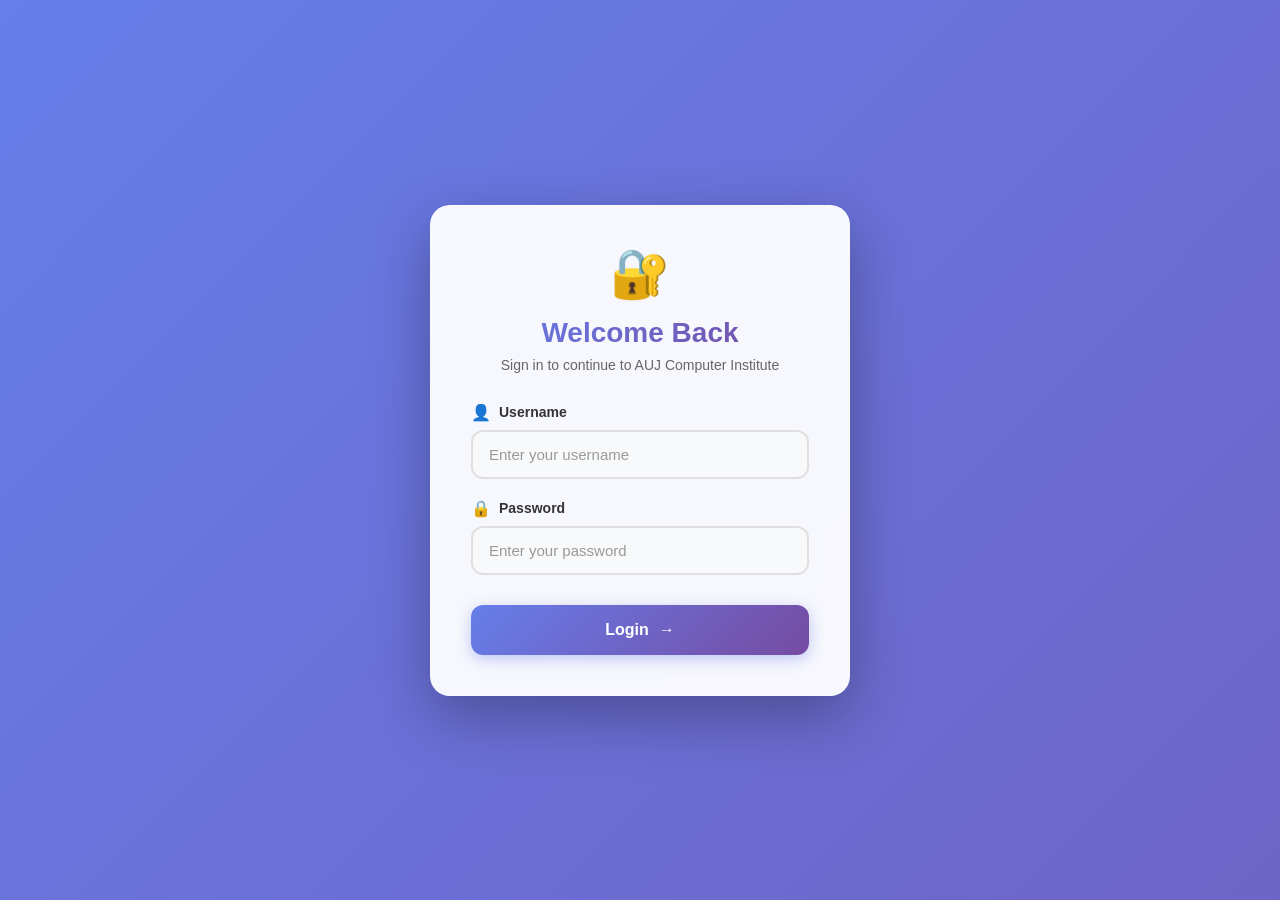
<file: main.html>
<!DOCTYPE html>
<html lang="en">
<head>
  <meta charset="UTF-8">
  <meta name="viewport" content="width=device-width, initial-scale=1.0">
  <title>Login - AUJ Computer Institute</title>
  <link rel="stylesheet" href="class.css">
</head>
<body>
  <div class="background-animation"></div>
  
  <div class="login-container">
    <div class="login-header">
      <div class="login-icon">🔐</div>
      <h2>Welcome Back</h2>
      <p>Sign in to continue to AUJ Computer Institute</p>
    </div>
    
    <form id="loginForm">
      <div class="input-group">
        <label for="username">
          <span class="label-icon">👤</span>
          Username
        </label>
        <input type="text" id="username" name="username" placeholder="Enter your username" autocomplete="username">
      </div>

      <div class="input-group">
        <label for="password">
          <span class="label-icon">🔒</span>
          Password
        </label>
        <input type="password" id="password" name="password" placeholder="Enter your password" autocomplete="current-password">
      </div>

      <button type="button" onclick="validateForm()" class="login-button">
        <span>Login</span>
        <span class="button-arrow">→</span>
      </button>

      <p class="error-message" id="errorMessage"></p>
    </form>
  </div>

  <script>
    function validateForm(){
      var name = document.getElementById("username").value;
      var password = document.getElementById("password").value;
      var errorMessage = document.getElementById("errorMessage");

      // Clear previous error
      errorMessage.textContent = "";
      errorMessage.style.display = "none";

      if(name == "admin" && password == "Raza123"){
        // Show success feedback
        document.querySelector('.login-button').classList.add('success');
        setTimeout(function(){
          window.location.assign("login.html");
        }, 500);
      }
      else{
        // Show error message
        errorMessage.textContent = "Invalid username or password. Please try again.";
        errorMessage.style.display = "block";
        
        // Add shake animation
        document.querySelector('.login-container').classList.add('shake');
        setTimeout(function(){
          document.querySelector('.login-container').classList.remove('shake');
        }, 500);
      }
      return;
    }

    // Add Enter key support
    document.addEventListener('DOMContentLoaded', function() {
      document.getElementById('password').addEventListener('keypress', function(e) {
        if (e.key === 'Enter') {
          validateForm();
        }
      });
    });
  </script>
</body>
</html>
</file>
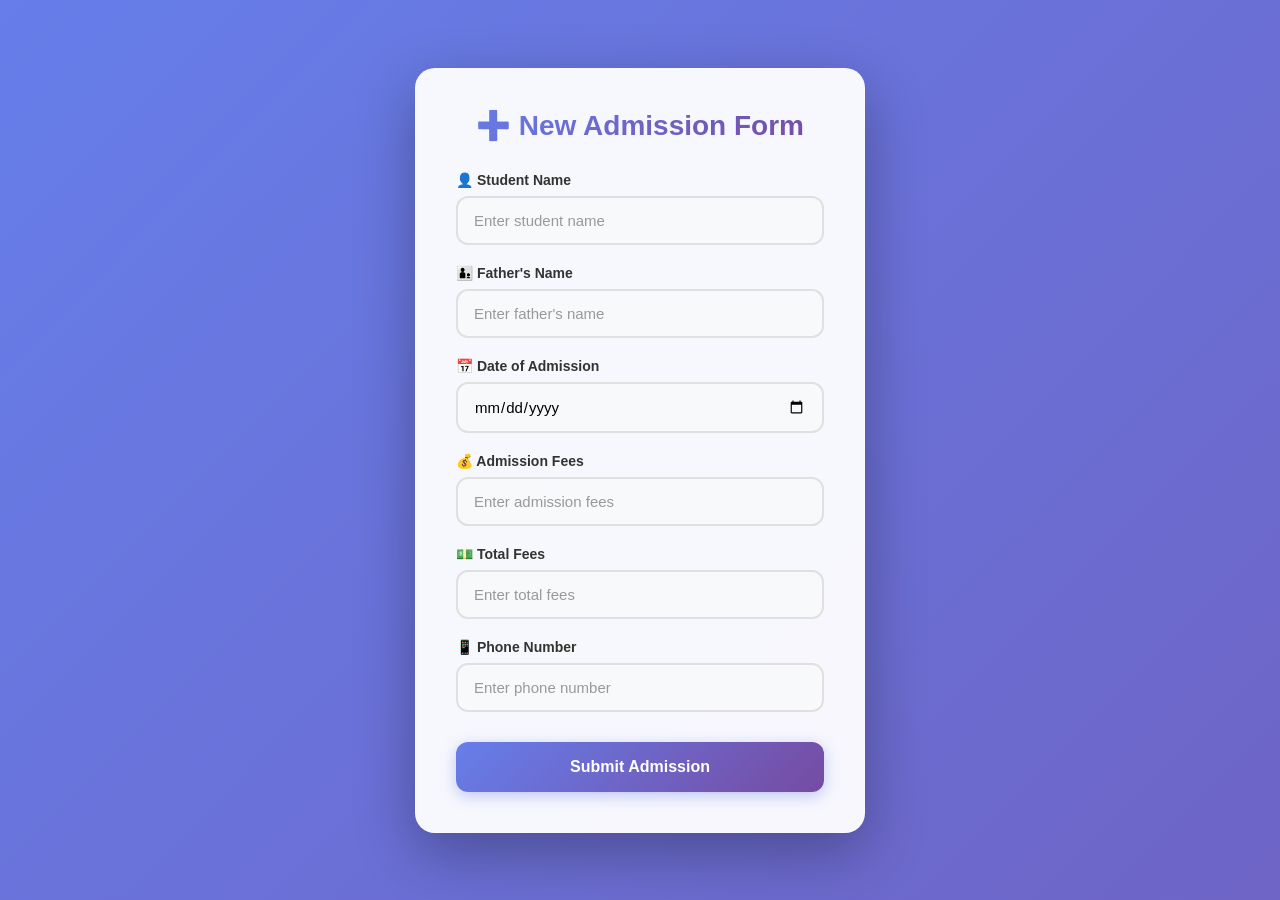
<file: new.html>
<!DOCTYPE html>
<html lang="en">
<head>
<meta charset="UTF-8">
<meta name="viewport" content="width=device-width, initial-scale=1.0">
<title>New Admission Form - AUJ</title>
<style>
  * {
    margin: 0;
    padding: 0;
    box-sizing: border-box;
  }

  body {
    font-family: 'Segoe UI', Tahoma, Geneva, Verdana, sans-serif;
    background: linear-gradient(135deg, #667eea 0%, #764ba2 100%);
    display: flex;
    justify-content: center;
    align-items: center;
    min-height: 100vh;
    position: relative;
    overflow-x: hidden;
    padding: 20px;
  }

  .background-animation {
    position: fixed;
    top: 0;
    left: 0;
    width: 100%;
    height: 100%;
    background: linear-gradient(135deg, #667eea 0%, #764ba2 50%, #f093fb 100%);
    background-size: 400% 400%;
    animation: gradientShift 15s ease infinite;
    z-index: 0;
  }

  @keyframes gradientShift {
    0% { background-position: 0% 50%; }
    50% { background-position: 100% 50%; }
    100% { background-position: 0% 50%; }
  }

  .admission-form {
    background: rgba(255, 255, 255, 0.95);
    backdrop-filter: blur(10px);
    padding: 40px;
    border-radius: 20px;
    box-shadow: 0 20px 60px rgba(0,0,0,0.3);
    width: 100%;
    max-width: 450px;
    position: relative;
    z-index: 1;
    border: 1px solid rgba(255, 255, 255, 0.2);
    animation: fadeInUp 0.6s ease-out;
  }

  @keyframes fadeInUp {
    from {
      opacity: 0;
      transform: translateY(30px);
    }
    to {
      opacity: 1;
      transform: translateY(0);
    }
  }

  .admission-form h2 {
    text-align: center;
    font-size: 28px;
    font-weight: 700;
    margin-bottom: 30px;
    background: linear-gradient(135deg, #667eea 0%, #764ba2 100%);
    -webkit-background-clip: text;
    -webkit-text-fill-color: transparent;
    background-clip: text;
  }

  .form-group {
    margin-bottom: 20px;
  }

  label {
    display: flex;
    align-items: center;
    gap: 6px;
    font-weight: 600;
    margin-bottom: 8px;
    color: #333;
    font-size: 14px;
  }

  input {
    width: 100%;
    padding: 14px 16px;
    border: 2px solid #e0e0e0;
    border-radius: 12px;
    font-size: 15px;
    transition: all 0.3s ease;
    background: #f8f9fa;
    font-family: inherit;
  }

  input:focus {
    outline: none;
    border-color: #667eea;
    background: #fff;
    box-shadow: 0 0 0 4px rgba(102, 126, 234, 0.1);
    transform: translateY(-2px);
  }

  input::placeholder {
    color: #999;
  }

  button {
    width: 100%;
    background: linear-gradient(135deg, #667eea 0%, #764ba2 100%);
    color: white;
    border: none;
    padding: 16px;
    border-radius: 12px;
    cursor: pointer;
    font-size: 16px;
    font-weight: 600;
    transition: all 0.3s ease;
    box-shadow: 0 4px 15px rgba(102, 126, 234, 0.4);
    margin-top: 10px;
  }

  button:hover {
    transform: translateY(-2px);
    box-shadow: 0 6px 20px rgba(102, 126, 234, 0.5);
  }

  button:active {
    transform: translateY(0);
  }

  @media (max-width: 480px) {
    .admission-form {
      padding: 30px 25px;
    }

    .admission-form h2 {
      font-size: 24px;
    }
  }
</style>
</head>
<body>
  <div class="background-animation"></div>

  <form class="admission-form">
    <h2>➕ New Admission Form</h2>

    <div class="form-group">
      <label for="name">👤 Student Name</label>
      <input type="text" id="name" placeholder="Enter student name" required>
    </div>

    <div class="form-group">
      <label for="fatherName">👨‍👦 Father's Name</label>
      <input type="text" id="fatherName" placeholder="Enter father's name" required>
    </div>

    <div class="form-group">
      <label for="date">📅 Date of Admission</label>
      <input type="date" id="date" required>
    </div>

    <div class="form-group">
      <label for="admissionFees">💰 Admission Fees</label>
      <input type="number" id="admissionFees" placeholder="Enter admission fees" required>
    </div>

    <div class="form-group">
      <label for="totalFees">💵 Total Fees</label>
      <input type="number" id="totalFees" placeholder="Enter total fees" required>
    </div>

    <div class="form-group">
      <label for="phone">📱 Phone Number</label>
      <input type="tel" id="phone" placeholder="Enter phone number" required>
    </div>

    <button type="submit">Submit Admission</button>
  </form>

  <script>
    document.querySelector('.admission-form').addEventListener('submit', function(e) {
      e.preventDefault();
      
      // Get form data
      const admissionData = {
        studentName: document.getElementById('name').value,
        fatherName: document.getElementById('fatherName').value,
        date: document.getElementById('date').value,
        admissionFees: document.getElementById('admissionFees').value,
        totalFees: document.getElementById('totalFees').value,
        phone: document.getElementById('phone').value,
        timestamp: Date.now()
      };
      
      // Get existing admissions from localStorage
      let admissions = JSON.parse(localStorage.getItem('admissions') || '[]');
      admissions.unshift(admissionData);
      
      // Keep only last 100 admissions
      if (admissions.length > 100) {
        admissions = admissions.slice(0, 100);
      }
      
      // Save to localStorage
      try {
        localStorage.setItem('admissions', JSON.stringify(admissions));
        console.log('Admission saved successfully. Total admissions:', admissions.length);
      } catch(e) {
        console.error('Error saving admission to localStorage:', e);
        alert('⚠️ Error saving data. Please check browser settings.');
        return;
      }
      
      // Show success message
      alert('✅ Admission submitted successfully!');
      
      // Reset form
      this.reset();
    });
  </script>
</body>
</html>
</file>
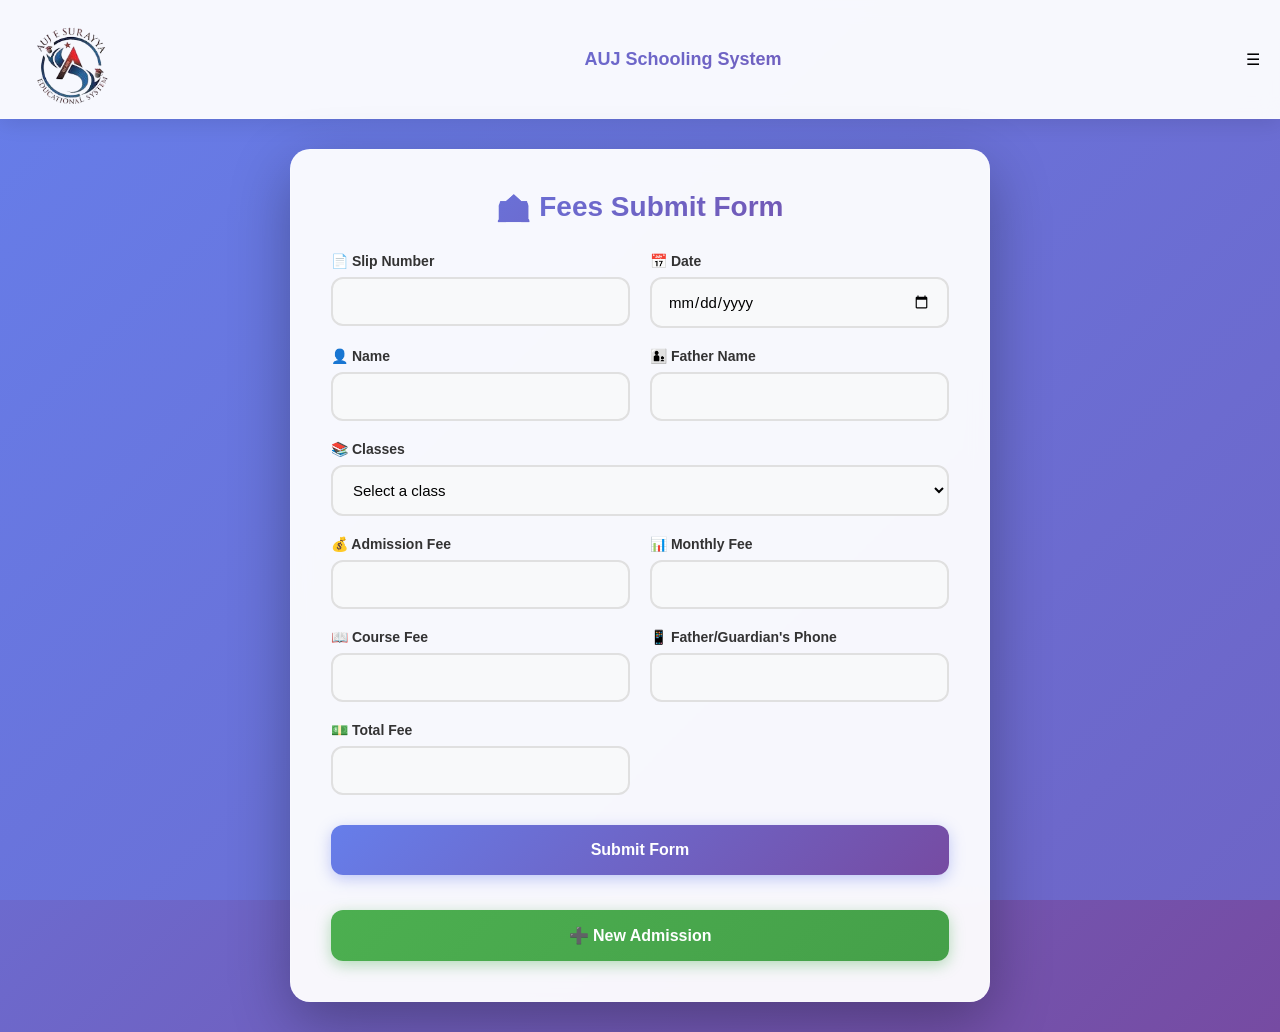
<file: school.html>
<!DOCTYPE html>
<html lang="en">
<head>
    <meta charset="UTF-8">
    <meta name="viewport" content="width=device-width, initial-scale=1.0">
    <title>Fees Submit Form - AUJ Schooling System</title>
    <style>
        * {
            margin: 0;
            padding: 0;
            box-sizing: border-box;
        }

        body {
            font-family: 'Segoe UI', Tahoma, Geneva, Verdana, sans-serif;
            background: linear-gradient(135deg, #667eea 0%, #764ba2 100%);
            min-height: 100vh;
            position: relative;
            overflow-x: hidden;
        }

        .background-animation {
            position: fixed;
            top: 0;
            left: 0;
            width: 100%;
            height: 100%;
            background: linear-gradient(135deg, #667eea 0%, #764ba2 50%, #f093fb 100%);
            background-size: 400% 400%;
            animation: gradientShift 15s ease infinite;
            z-index: 0;
        }

        @keyframes gradientShift {
            0% { background-position: 0% 50%; }
            50% { background-position: 100% 50%; }
            100% { background-position: 0% 50%; }
        }

        header {
            background: rgba(255, 255, 255, 0.95);
            backdrop-filter: blur(10px);
            padding: 10px 20px;
            box-shadow: 0 4px 20px rgba(0,0,0,0.1);
            position: relative;
            z-index: 1;
            display: flex;
            align-items: center;
            justify-content: space-between;
            border-bottom: 1px solid rgba(255, 255, 255, 0.2);
        }

        .logo {
            display: flex;
            align-items: center;
        }

        .logo img {
            max-width: 100px;
            height: auto;
        }

        header h1 {
            color: #333;
            font-size: 18px;
            font-weight: 700;
            background: linear-gradient(135deg, #667eea 0%, #764ba2 100%);
            -webkit-background-clip: text;
            -webkit-text-fill-color: transparent;
            background-clip: text;
            flex: 1;
            text-align: center;
        }

        .form-container1 {
            background: rgba(255, 255, 255, 0.95);
            backdrop-filter: blur(10px);
            padding: 40px;
            max-width: 700px;
            margin: 30px auto;
            border-radius: 20px;
            box-shadow: 0 20px 60px rgba(0,0,0,0.3);
            position: relative;
            z-index: 1;
            border: 1px solid rgba(255, 255, 255, 0.2);
            animation: fadeInUp 0.6s ease-out;
        }

        @keyframes fadeInUp {
            from {
                opacity: 0;
                transform: translateY(30px);
            }
            to {
                opacity: 1;
                transform: translateY(0);
            }
        }

        form {
            display: grid;
            grid-template-columns: 1fr 1fr;
            gap: 20px;
        }

        form h2 {
            grid-column: 1 / -1;
            text-align: center;
            font-size: 28px;
            font-weight: 700;
            margin-bottom: 10px;
            background: linear-gradient(135deg, #667eea 0%, #764ba2 100%);
            -webkit-background-clip: text;
            -webkit-text-fill-color: transparent;
            background-clip: text;
        }

        .form-group {
            display: flex;
            flex-direction: column;
        }

        .form-group.full-width {
            grid-column: 1 / -1;
        }

        label {
            margin-bottom: 8px;
            font-weight: 600;
            color: #333;
            font-size: 14px;
            display: flex;
            align-items: center;
            gap: 6px;
        }

        input, select {
            padding: 14px 16px;
            border: 2px solid #e0e0e0;
            border-radius: 12px;
            font-size: 15px;
            transition: all 0.3s ease;
            background: #f8f9fa;
            font-family: inherit;
            width: 100%;
        }

        input:focus, select:focus {
            outline: none;
            border-color: #667eea;
            background: #fff;
            box-shadow: 0 0 0 4px rgba(102, 126, 234, 0.1);
            transform: translateY(-2px);
        }

        select {
            cursor: pointer;
        }

        button[type="submit"] {
            grid-column: 1 / -1;
            background: linear-gradient(135deg, #667eea 0%, #764ba2 100%);
            color: white;
            border: none;
            padding: 16px;
            border-radius: 12px;
            cursor: pointer;
            font-size: 16px;
            font-weight: 600;
            transition: all 0.3s ease;
            box-shadow: 0 4px 15px rgba(102, 126, 234, 0.4);
            margin-top: 10px;
        }

        button[type="submit"]:hover {
            transform: translateY(-2px);
            box-shadow: 0 6px 20px rgba(102, 126, 234, 0.5);
        }

        button[type="submit"]:active {
            transform: translateY(0);
        }

        .new-admission-btn {
            grid-column: 1 / -1;
            margin-top: 15px;
        }

        .new-admission-btn a {
            display: block;
            text-decoration: none;
        }

        .new-admission-btn button {
            width: 100%;
            background: linear-gradient(135deg, #4caf50 0%, #45a049 100%);
            color: white;
            border: none;
            padding: 16px;
            border-radius: 12px;
            cursor: pointer;
            font-size: 16px;
            font-weight: 600;
            transition: all 0.3s ease;
            box-shadow: 0 4px 15px rgba(76, 175, 80, 0.4);
        }

        .new-admission-btn button:hover {
            transform: translateY(-2px);
            box-shadow: 0 6px 20px rgba(76, 175, 80, 0.5);
        }

        #overlay {
            position: fixed;
            top: 0;
            left: 0;
            width: 100%;
            height: 100%;
            background: rgba(0,0,0,0.7);
            backdrop-filter: blur(5px);
            display: none;
            justify-content: center;
            align-items: center;
            z-index: 9999;
        }

        #overlayBox {
            background: white;
            padding: 40px 50px;
            border-radius: 20px;
            text-align: center;
            font-family: inherit;
            font-size: 18px;
            color: #333;
            box-shadow: 0 20px 60px rgba(0,0,0,0.3);
            animation: fadeIn 0.4s ease;
            max-width: 400px;
        }

        @keyframes fadeIn {
            from { opacity: 0; transform: scale(0.9); }
            to { opacity: 1; transform: scale(1); }
        }

        .blurred {
            filter: blur(5px);
            pointer-events: none;
        }

        @media (max-width: 768px) {
            header {
                flex-direction: column;
                padding: 10px 15px;
            }

            .logo img {
                max-width: 80px;
            }

            header h1 {
                font-size: 16px;
                margin-top: 8px;
            }

            .form-container1 {
                padding: 25px 20px;
                margin: 20px;
            }

            form {
                grid-template-columns: 1fr;
            }

            form h2 {
                font-size: 24px;
            }
        }
    </style>
</head>
<body>
    <div class="background-animation"></div>
    
    <header>
        <div class="logo">
            <img src="auj schooling.png" alt="AUJ Schooling Logo">
        </div>
        <h1>AUJ Schooling System</h1>
        <div class="menu-toggle" id="mobile-menu">&#9776;</div>
    </header>

    <div class="form-container1">
        <form id="submitForm">
            <h2>🏫 Fees Submit Form</h2>
            
            <div class="form-group">
                <label for="sno">📄 Slip Number</label>
                <input type="number" id="sno" name="SlipNo" required>
            </div>

            <div class="form-group">
                <label for="date">📅 Date</label>
                <input type="date" id="date" name="Date" required>
            </div>

            <div class="form-group">
                <label for="name">👤 Name</label>
                <input type="text" id="name" name="Name" required>
            </div>

            <div class="form-group">
                <label for="fatherName">👨‍👦 Father Name</label>
                <input type="text" id="fatherName" name="FatherName" required>
            </div>

            <div class="form-group full-width">
                <label for="course">📚 Classes</label>
                <select id="course" name="Course">
                    <option value="">Select a class</option>
                    <option>Play Group</option>
                    <option>Mont</option>
                    <option>Prep 1</option>
                    <option>Prep 2</option>
                    <option>1st</option>
                    <option>2nd</option>
                    <option>3rd</option>
                    <option>4th</option>
                    <option>5th</option>
                    <option>6th</option>
                    <option>7th</option>
                    <option>8th</option>
                    <option>Special class</option>
                </select>
            </div>

            <div class="form-group">
                <label for="AdmissionFee">💰 Admission Fee</label>
                <input type="number" id="AdmissionFee" name="AdmissionFee">
            </div>

            <div class="form-group">
                <label for="MonthlyFee">📊 Monthly Fee</label>
                <input type="number" id="MonthlyFee" name="MonthlyFee" required>
            </div>

            <div class="form-group">
                <label for="CertificateFee">📖 Course Fee</label>
                <input type="number" id="CertificateFee" name="CourseFee">
            </div>

            <div class="form-group">
                <label for="FatherNumber">📱 Father/Guardian's Phone</label>
                <input type="tel" id="FatherNumber" name="PhoneNumber">
            </div>

            <div class="form-group">
                <label for="TotalFee">💵 Total Fee</label>
                <input type="number" id="TotalFee" name="TotalFee" required>
            </div>

            <button type="submit" id="submitButton">Submit Form</button>
            
            <div class="new-admission-btn">
                <a href="new.html">
                    <button type="button">➕ New Admission</button>
                </a>
            </div>
        </form>
    </div>

    <script src="script2.js"></script>
</body>
</html>
</file>
<file: class.css>
* {
      margin: 0;
      padding: 0;
      box-sizing: border-box;
    }

    body {
      font-family: 'Segoe UI', Tahoma, Geneva, Verdana, sans-serif;
      display: flex;
      align-items: center;
      justify-content: center;
      min-height: 100vh;
      margin: 0;
      background: linear-gradient(135deg, #667eea 0%, #764ba2 100%);
      position: relative;
      overflow: hidden;
    }

    .background-animation {
      position: absolute;
      top: 0;
      left: 0;
      width: 100%;
      height: 100%;
      background: linear-gradient(135deg, #667eea 0%, #764ba2 50%, #f093fb 100%);
      background-size: 400% 400%;
      animation: gradientShift 15s ease infinite;
      z-index: 0;
    }

    @keyframes gradientShift {
      0% { background-position: 0% 50%; }
      50% { background-position: 100% 50%; }
      100% { background-position: 0% 50%; }
    }

    .login-container {
      background: rgba(255, 255, 255, 0.95);
      backdrop-filter: blur(10px);
      padding: 40px;
      border-radius: 20px;
      box-shadow: 0 20px 60px rgba(0, 0, 0, 0.3);
      width: 100%;
      max-width: 420px;
      text-align: center;
      animation: fadeInUp 0.6s ease-out;
      position: relative;
      z-index: 1;
      border: 1px solid rgba(255, 255, 255, 0.2);
    }

    @keyframes fadeInUp {
      from {
        opacity: 0;
        transform: translateY(30px);
      }
      to {
        opacity: 1;
        transform: translateY(0);
      }
    }

    @keyframes shake {
      0%, 100% { transform: translateX(0); }
      10%, 30%, 50%, 70%, 90% { transform: translateX(-10px); }
      20%, 40%, 60%, 80% { transform: translateX(10px); }
    }

    .login-container.shake {
      animation: shake 0.5s;
    }

    .login-header {
      margin-bottom: 30px;
    }

    .login-icon {
      font-size: 48px;
      margin-bottom: 15px;
      animation: pulse 2s ease-in-out infinite;
    }

    @keyframes pulse {
      0%, 100% { transform: scale(1); }
      50% { transform: scale(1.1); }
    }

    h2 {
      color: #333;
      font-size: 28px;
      font-weight: 700;
      margin-bottom: 8px;
      background: linear-gradient(135deg, #667eea 0%, #764ba2 100%);
      -webkit-background-clip: text;
      -webkit-text-fill-color: transparent;
      background-clip: text;
    }

    .login-header p {
      color: #666;
      font-size: 14px;
      margin-top: 5px;
    }

    form {
      display: flex;
      flex-direction: column;
      gap: 20px;
    }

    .input-group {
      text-align: left;
    }

    label {
      display: flex;
      align-items: center;
      gap: 8px;
      margin-bottom: 8px;
      font-weight: 600;
      color: #333;
      font-size: 14px;
    }

    .label-icon {
      font-size: 16px;
    }

    input {
      width: 100%;
      padding: 14px 16px;
      border: 2px solid #e0e0e0;
      border-radius: 12px;
      font-size: 15px;
      transition: all 0.3s ease;
      background: #f8f9fa;
      font-family: inherit;
    }

    input:focus {
      outline: none;
      border-color: #667eea;
      background: #fff;
      box-shadow: 0 0 0 4px rgba(102, 126, 234, 0.1);
      transform: translateY(-2px);
    }

    input::placeholder {
      color: #999;
    }

    .login-button {
      background: linear-gradient(135deg, #667eea 0%, #764ba2 100%);
      color: #fff;
      padding: 16px;
      border: none;
      border-radius: 12px;
      cursor: pointer;
      font-size: 16px;
      font-weight: 600;
      transition: all 0.3s ease;
      margin-top: 10px;
      display: flex;
      align-items: center;
      justify-content: center;
      gap: 10px;
      box-shadow: 0 4px 15px rgba(102, 126, 234, 0.4);
      position: relative;
      overflow: hidden;
    }

    .login-button::before {
      content: '';
      position: absolute;
      top: 50%;
      left: 50%;
      width: 0;
      height: 0;
      border-radius: 50%;
      background: rgba(255, 255, 255, 0.3);
      transform: translate(-50%, -50%);
      transition: width 0.6s, height 0.6s;
    }

    .login-button:hover::before {
      width: 300px;
      height: 300px;
    }

    .login-button:hover {
      transform: translateY(-2px);
      box-shadow: 0 6px 20px rgba(102, 126, 234, 0.5);
    }

    .login-button:active {
      transform: translateY(0);
    }

    .login-button.success {
      background: linear-gradient(135deg, #4caf50 0%, #45a049 100%);
    }

    .button-arrow {
      transition: transform 0.3s ease;
    }

    .login-button:hover .button-arrow {
      transform: translateX(5px);
    }

    .error-message {
      color: #e74c3c;
      margin-top: 10px;
      font-size: 14px;
      padding: 12px;
      background: #fee;
      border-radius: 8px;
      border-left: 4px solid #e74c3c;
      display: none;
      animation: slideDown 0.3s ease;
    }

    @keyframes slideDown {
      from {
        opacity: 0;
        transform: translateY(-10px);
      }
      to {
        opacity: 1;
        transform: translateY(0);
      }
    }

    /* Responsive Design */
    @media (max-width: 480px) {
      .login-container {
        padding: 30px 20px;
        margin: 20px;
        border-radius: 16px;
      }

      h2 {
        font-size: 24px;
      }

      .login-icon {
        font-size: 40px;
      }
    }
</file>
